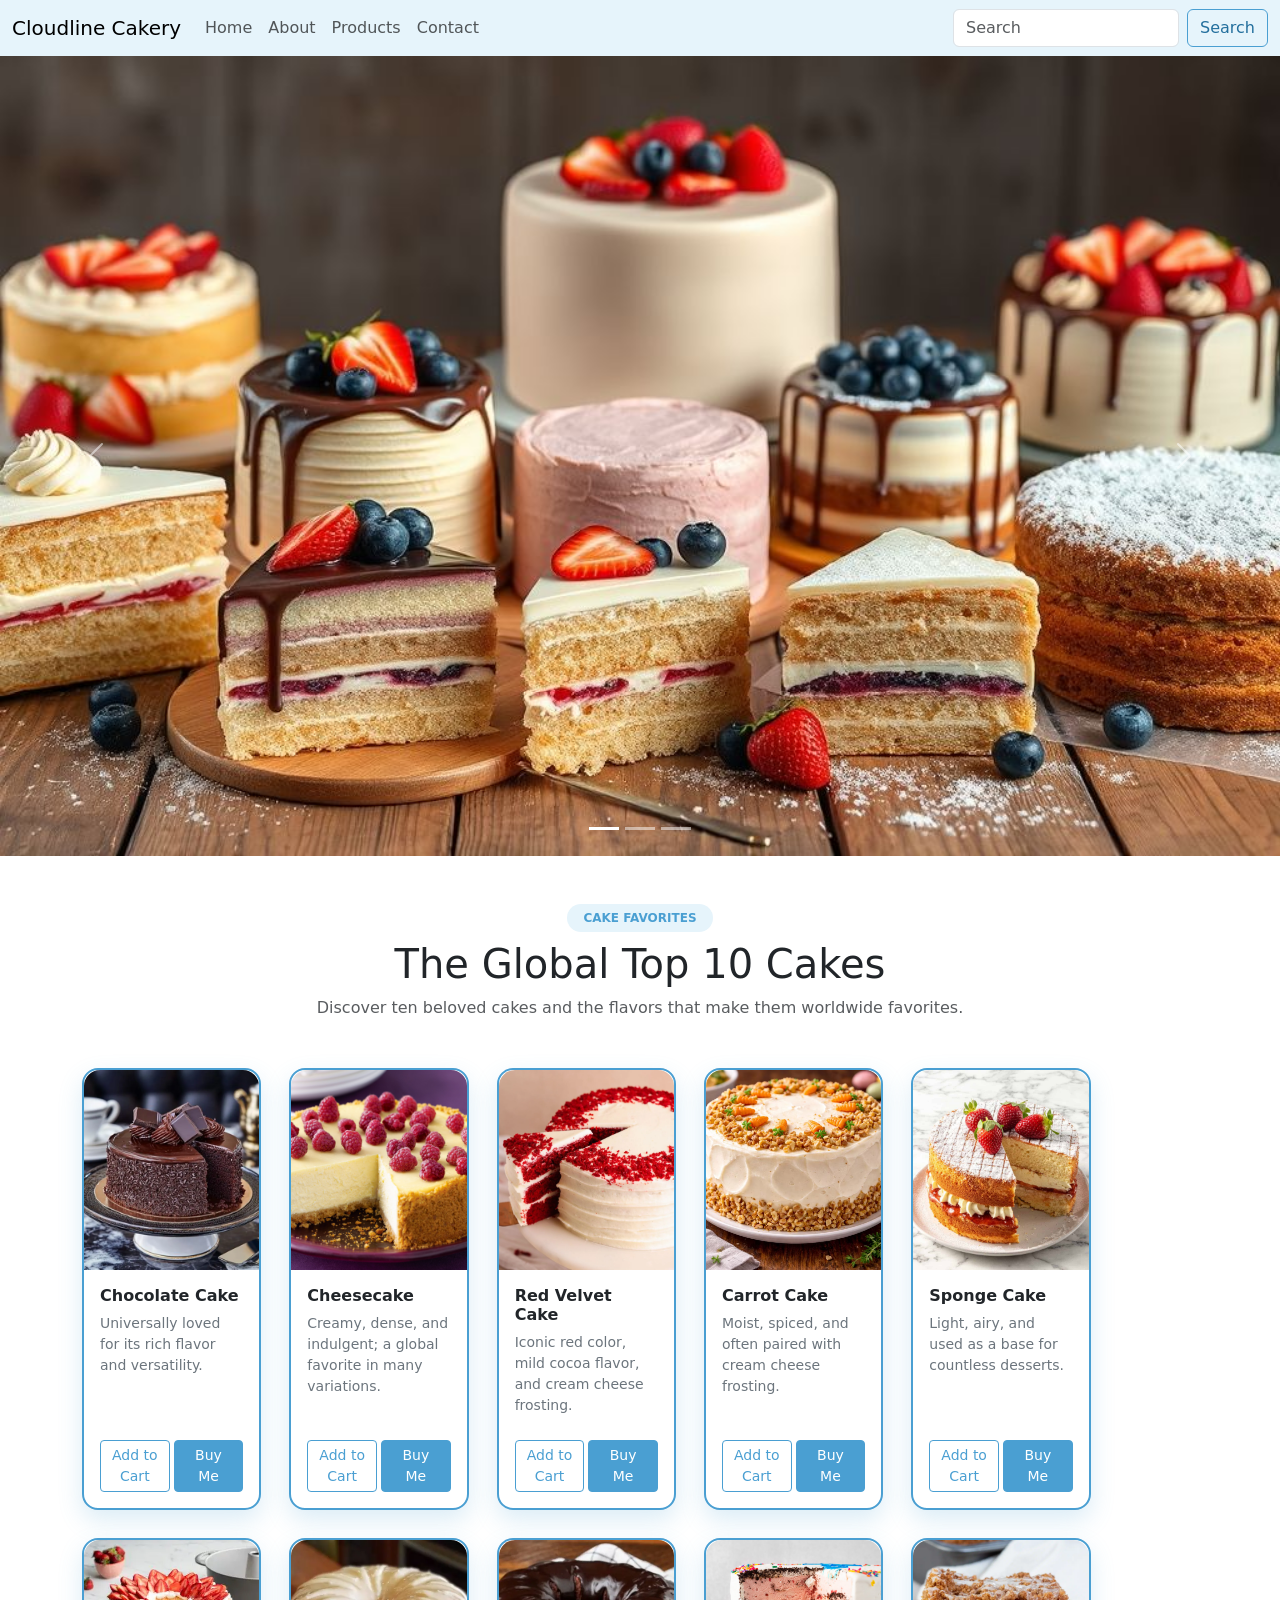
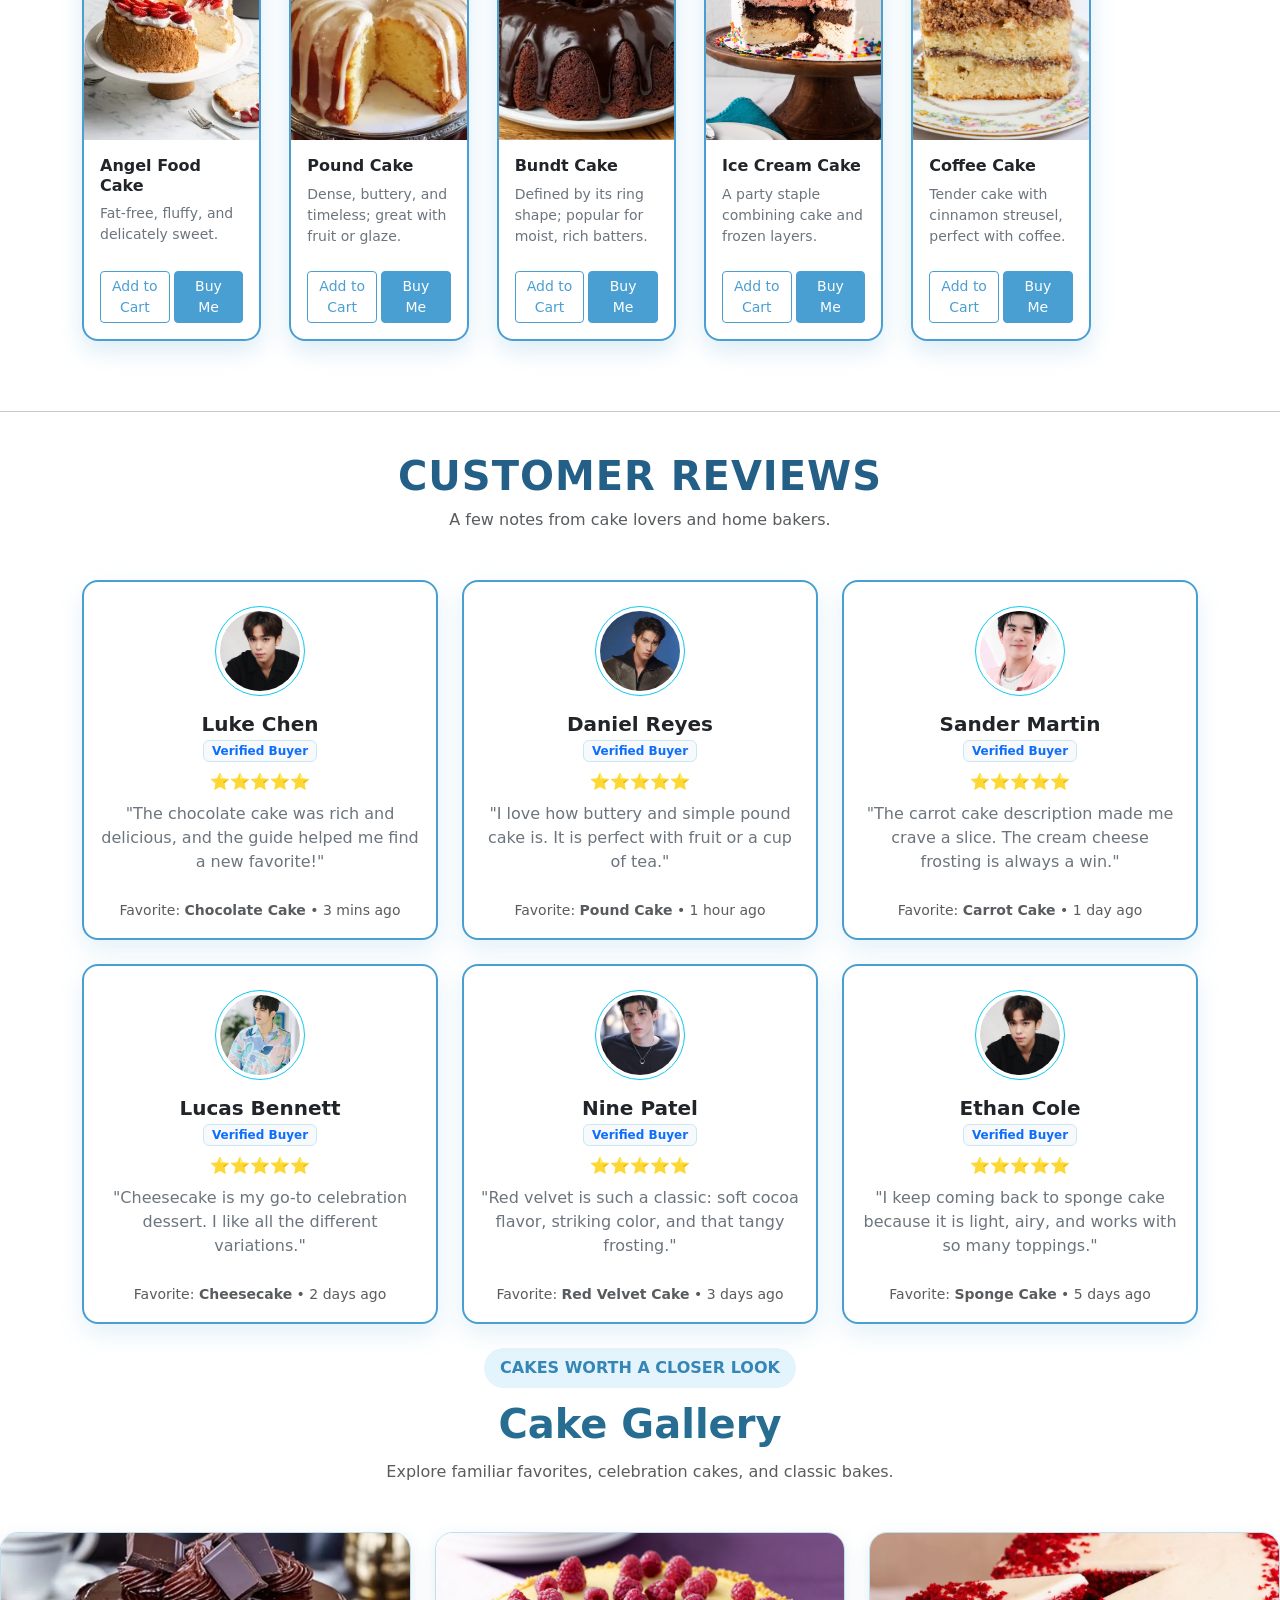
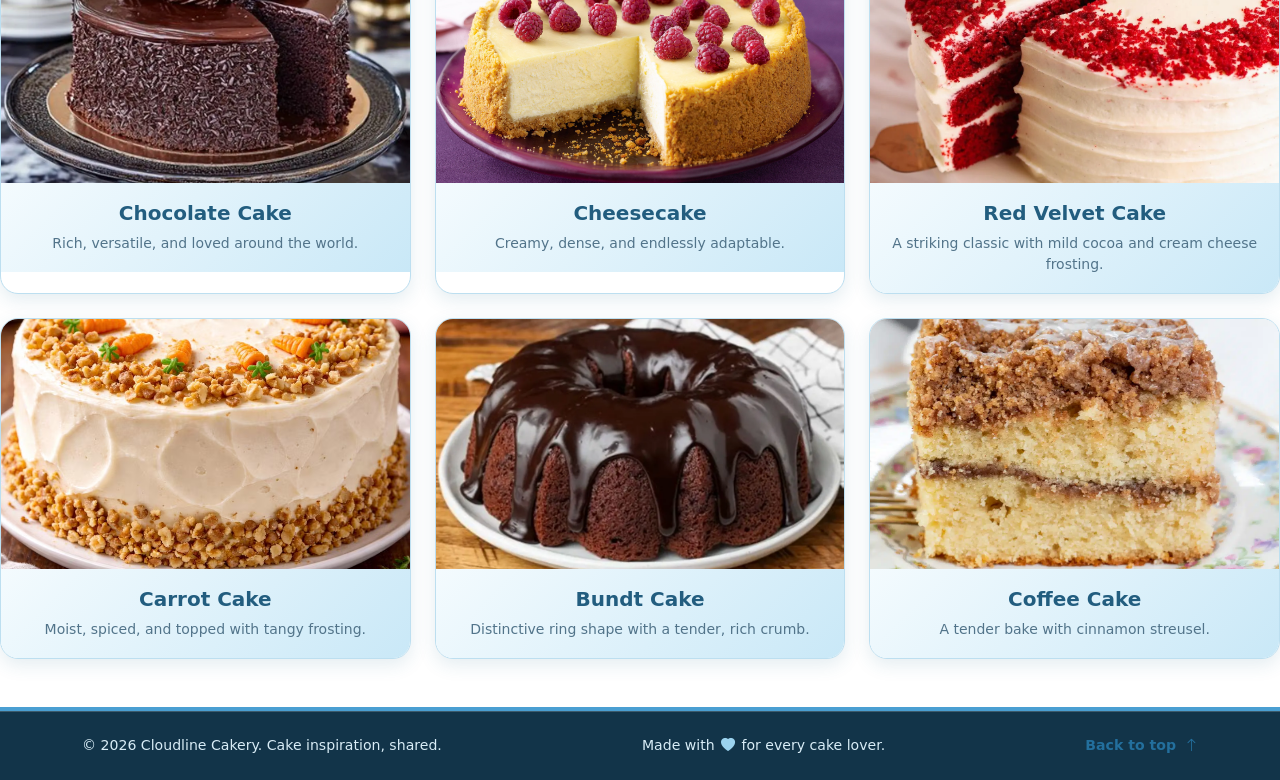
<file: index.html>
<!doctype html>
<html lang="en">
<head>
    <meta charset="utf-8">
    <meta name="viewport" content="width=device-width, initial-scale=1">
    <title>Top 10 Cakes | Cloudline Cakery</title>
    <link rel="stylesheet" href="css/css.css">
    <link rel="stylesheet" href="https://cdn.jsdelivr.net/npm/bootstrap-icons@1.11.3/font/bootstrap-icons.min.css">
    <link href="https://cdn.jsdelivr.net/npm/bootstrap@5.3.0-alpha3/dist/css/bootstrap.min.css" rel="stylesheet" integrity="sha384-KK94CHFLLe+nY2dmCWGMq91rCGa5gtU4mk92HdvYe+M/SXH301p5ILy+dN9+nJOZ" crossorigin="anonymous">
</head>


<body id="top">
    <!-- start of navigation ------------------>
    <section>
        <nav class="navbar navbar-expand-lg bg-success-subtle">
        <div class="container-fluid">
            <a class="navbar-brand" href="#">Cloudline Cakery</a>
            <button class="navbar-toggler" type="button" data-bs-toggle="collapse" data-bs-target="#navbarSupportedContent" aria-controls="navbarSupportedContent"      aria-expanded="false" aria-label="Toggle navigation">
            <span class="navbar-toggler-icon"></span>
            </button>
            <div class="collapse navbar-collapse" id="navbarSupportedContent">
            <ul class="navbar-nav me-auto mb-2 mb-lg-0">
                <li class="nav-item">
                <a class="nav-link" href="index.html">Home</a>
                </li>
                
                <li class="nav-item">
                <a class="nav-link" href="about.html">About</a>
                </li>

                <li class="nav-item">
                <a class="nav-link" href="products.html">Products</a>
                </li>


                <li class="nav-item">
                <a class="nav-link" href="contact.html">Contact</a>
                </li>

            </ul>
            <form class="d-flex" role="search">
                <input class="form-control me-2" type="search" placeholder="Search" aria-label="Search">
                <button class="btn btn-outline-success" type="submit">Search</button>
            </form>
            </div>
        </div>
        </nav>      
        

    </section>
    <!-- end  ------------------------------->

    <!-- start of banner   ----------------->
    <section>
        <div id="carouselExampleIndicators" class="carousel slide">
            <div class="carousel-indicators">
                <button type="button" data-bs-target="#carouselExampleIndicators" data-bs-slide-to="0" class="active" aria-current="true" aria-label="Slide 1"></button>
                <button type="button" data-bs-target="#carouselExampleIndicators" data-bs-slide-to="1" aria-label="Slide 2"></button>
                <button type="button" data-bs-target="#carouselExampleIndicators" data-bs-slide-to="2" aria-label="Slide 3"></button>
            </div>
            <div class="carousel-inner">
                <div class="carousel-item active">
                <img src="images/hero1.jpg" class="d-block w-100" alt="Featured cake display">
                </div>
                <div class="carousel-item">
                <img src="images/hero2.avif" class="d-block w-100" alt="Featured cake display">
                </div>
                <div class="carousel-item">
                <img src="images/chocolate cake.webp" class="d-block w-100" alt="Chocolate cake">
                </div>
            </div>
            <button class="carousel-control-prev" type="button" data-bs-target="#carouselExampleIndicators" data-bs-slide="prev">
                <span class="carousel-control-prev-icon" aria-hidden="true"></span>
                <span class="visually-hidden">Previous</span>
            </button>
            <button class="carousel-control-next" type="button" data-bs-target="#carouselExampleIndicators" data-bs-slide="next">
                <span class="carousel-control-next-icon" aria-hidden="true"></span>
                <span class="visually-hidden">Next</span>
            </button>
        </div>   
    </section>
    <!-- end  ------------------------->


    <br>


    <!-- Products -------------->
        <section class="container py-4">
        <!-- Centered & Enhanced Heading -->
        <div class="text-center mb-5">
            <span class="badge rounded-pill px-3 py-2 mb-2" style="background-color: #e6f4fb; color: #4a9fd2; font-weight: 600;">CAKE FAVORITES</span>
            <h1>The Global Top 10 Cakes</h1>
            <p class="text-muted">Discover ten beloved cakes and the flavors that make them worldwide favorites.</p>
        </div>

        <!-- Product Grid: Exactly 5 columns per row, 2 rows total -->
        <div class="product-grid row row-cols-1 row-cols-sm-2 row-cols-md-2 row-cols-lg-6 g-2">

            <!-- EXO -->
            <div class="col">
            <div class="card h-100 border border-2 rounded-4 card-hover" style="border-color: #4a9fd2 !important; box-shadow: 0 10px 25px rgba(74, 159, 210, 0.2) !important;">
                <img src="images/chocolate cake.webp" class="card-img-top rounded-top-4" alt="Chocolate cake" style="height: 200px; object-fit: cover; width: 100%;">
                <div class="card-body d-flex flex-column p-3">
                <h5 class="card-title fw-bold fs-6">Chocolate Cake</h5>
                <p class="card-text text-secondary small flex-grow-1">Universally loved for its rich flavor and versatility.</p>
                <div class="d-flex gap-1 mt-auto pt-2">
                    <a href="#" class="btn btn-sm btn-outline-primary w-50" style="color: #4a9fd2; border-color: #4a9fd2;">Add to Cart</a>
                    <a href="#" class="btn btn-sm btn-primary w-50" style="background-color: #4a9fd2; border-color: #4a9fd2;">Buy Me</a>
                </div>
                </div>
            </div>
            </div>

            <!-- ENHYPEN -->
            <div class="col">
            <div class="card h-100 border border-2 rounded-4 card-hover" style="border-color: #4a9fd2 !important; box-shadow: 0 10px 25px rgba(74, 159, 210, 0.2) !important;">
                <img src="images/cheese cake.jpeg" class="card-img-top rounded-top-4" alt="Cheesecake" style="height: 200px; object-fit: cover; width: 100%;">
                <div class="card-body d-flex flex-column p-3">
                <h5 class="card-title fw-bold fs-6">Cheesecake</h5>
                <p class="card-text text-secondary small flex-grow-1">Creamy, dense, and indulgent; a global favorite in many variations.</p>
                <div class="d-flex gap-1 mt-auto pt-2">
                    <a href="#" class="btn btn-sm btn-outline-primary w-50" style="color: #4a9fd2; border-color: #4a9fd2;">Add to Cart</a>
                    <a href="#" class="btn btn-sm btn-primary w-50" style="background-color: #4a9fd2; border-color: #4a9fd2;">Buy Me</a>
                </div>
                </div>
            </div>
            </div>

            <!-- BTS -->
            <div class="col">
            <div class="card h-100 border border-2 rounded-4 card-hover" style="border-color: #4a9fd2 !important; box-shadow: 0 10px 25px rgba(74, 159, 210, 0.2) !important;">
                <img src="images/red velvet cake.webp" class="card-img-top rounded-top-4" alt="Red velvet cake" style="height: 200px; object-fit: cover; width: 100%;">
                <div class="card-body d-flex flex-column p-3">
                <h5 class="card-title fw-bold fs-6">Red Velvet Cake</h5>
                <p class="card-text text-secondary small flex-grow-1">Iconic red color, mild cocoa flavor, and cream cheese frosting.</p>
                <div class="d-flex gap-1 mt-auto pt-2">
                    <a href="#" class="btn btn-sm btn-outline-primary w-50" style="color: #4a9fd2; border-color: #4a9fd2;">Add to Cart</a>
                    <a href="#" class="btn btn-sm btn-primary w-50" style="background-color: #4a9fd2; border-color: #4a9fd2;">Buy Me</a>
                </div>
                </div>
            </div>
            </div>

            <!-- BLACK PINK -->
            <div class="col">
            <div class="card h-100 border border-2 rounded-4 card-hover" style="border-color: #4a9fd2 !important; box-shadow: 0 10px 25px rgba(74, 159, 210, 0.2) !important;">
                <img src="images/carrot cake.avif" class="card-img-top rounded-top-4" alt="Carrot cake" style="height: 200px; object-fit: cover; width: 100%;">
                <div class="card-body d-flex flex-column p-3">
                <h5 class="card-title fw-bold fs-6">Carrot Cake</h5>
                <p class="card-text text-secondary small flex-grow-1">Moist, spiced, and often paired with cream cheese frosting.</p>
                <div class="d-flex gap-1 mt-auto pt-2">
                    <a href="#" class="btn btn-sm btn-outline-primary w-50" style="color: #4a9fd2; border-color: #4a9fd2;">Add to Cart</a>
                    <a href="#" class="btn btn-sm btn-primary w-50" style="background-color: #4a9fd2; border-color: #4a9fd2;">Buy Me</a>
                </div>
                </div>
            </div>
            </div>

            <!-- JASP.ER -->
            <div class="col">
            <div class="card h-100 border border-2 rounded-4 card-hover" style="border-color: #4a9fd2 !important; box-shadow: 0 10px 25px rgba(74, 159, 210, 0.2) !important;">
                <img src="images/Sponge Cake.jpg" class="card-img-top rounded-top-4" alt="Sponge cake" style="height: 200px; object-fit: cover; width: 100%;">
                <div class="card-body d-flex flex-column p-3">
                <h5 class="card-title fw-bold fs-6">Sponge Cake</h5>
                <p class="card-text text-secondary small flex-grow-1">Light, airy, and used as a base for countless desserts.</p>
                <div class="d-flex gap-1 mt-auto pt-2">
                    <a href="#" class="btn btn-sm btn-outline-primary w-50" style="color: #4a9fd2; border-color: #4a9fd2;">Add to Cart</a>
                    <a href="#" class="btn btn-sm btn-primary w-50" style="background-color: #4a9fd2; border-color: #4a9fd2;">Buy Me</a>
                </div>
                </div>
            </div>
            </div>

            <!-- SB19 -->
            <div class="col">
            <div class="card h-100 border border-2 rounded-4 card-hover" style="border-color: #4a9fd2 !important; box-shadow: 0 10px 25px rgba(74, 159, 210, 0.2) !important;">
                <img src="images/Angel Food Cake.webp" class="card-img-top rounded-top-4" alt="Angel food cake" style="height: 200px; object-fit: cover; width: 100%;">
                <div class="card-body d-flex flex-column p-3">
                <h5 class="card-title fw-bold fs-6">Angel Food Cake</h5>
                <p class="card-text text-secondary small flex-grow-1">Fat-free, fluffy, and delicately sweet.</p>
                <div class="d-flex gap-1 mt-auto pt-2">
                    <a href="#" class="btn btn-sm btn-outline-primary w-50" style="color: #4a9fd2; border-color: #4a9fd2;">Add to Cart</a>
                    <a href="#" class="btn btn-sm btn-primary w-50" style="background-color: #4a9fd2; border-color: #4a9fd2;">Buy Me</a>
                </div>
                </div>
            </div>
            </div>

            <!-- STRAY KIDS -->
            <div class="col">
            <div class="card h-100 border border-2 rounded-4 card-hover" style="border-color: #4a9fd2 !important; box-shadow: 0 10px 25px rgba(74, 159, 210, 0.2) !important;">
                <img src="images/Pound Cake.webp" class="card-img-top rounded-top-4" alt="Pound cake" style="height: 200px; object-fit: cover; width: 100%;">
                <div class="card-body d-flex flex-column p-3">
                <h5 class="card-title fw-bold fs-6">Pound Cake</h5>
                <p class="card-text text-secondary small flex-grow-1">Dense, buttery, and timeless; great with fruit or glaze.</p>
                <div class="d-flex gap-1 mt-auto pt-2">
                    <a href="#" class="btn btn-sm btn-outline-primary w-50" style="color: #4a9fd2; border-color: #4a9fd2;">Add to Cart</a>
                    <a href="#" class="btn btn-sm btn-primary w-50" style="background-color: #4a9fd2; border-color: #4a9fd2;">Buy Me</a>
                </div>
                </div>
            </div>
            </div>

            <!-- TREASURE -->
            <div class="col">
            <div class="card h-100 border border-2 rounded-4 card-hover" style="border-color: #4a9fd2 !important; box-shadow: 0 10px 25px rgba(74, 159, 210, 0.2) !important;">
                <img src="images/Bundt Cake.webp" class="card-img-top rounded-top-4" alt="Bundt cake" style="height: 200px; object-fit: cover; width: 100%;">
                <div class="card-body d-flex flex-column p-3">
                <h5 class="card-title fw-bold fs-6">Bundt Cake</h5>
                <p class="card-text text-secondary small flex-grow-1">Defined by its ring shape; popular for moist, rich batters.</p>
                <div class="d-flex gap-1 mt-auto pt-2">
                    <a href="#" class="btn btn-sm btn-outline-primary w-50" style="color: #4a9fd2; border-color: #4a9fd2;">Add to Cart</a>
                    <a href="#" class="btn btn-sm btn-primary w-50" style="background-color: #4a9fd2; border-color: #4a9fd2;">Buy Me</a>
                </div>
                </div>
            </div>
            </div>

            <!-- 4EVE -->
            <div class="col">
            <div class="card h-100 border border-2 rounded-4 card-hover" style="border-color: #4a9fd2 !important; box-shadow: 0 10px 25px rgba(74, 159, 210, 0.2) !important;">
                <img src="images/Ice Cream Cake.jpg" class="card-img-top rounded-top-4" alt="Ice cream cake" style="height: 200px; object-fit: cover; width: 100%;">
                <div class="card-body d-flex flex-column p-3">
                <h5 class="card-title fw-bold fs-6">Ice Cream Cake</h5>
                <p class="card-text text-secondary small flex-grow-1">A party staple combining cake and frozen layers.</p>
                <div class="d-flex gap-1 mt-auto pt-2">
                    <a href="#" class="btn btn-sm btn-outline-primary w-50" style="color: #4a9fd2; border-color: #4a9fd2;">Add to Cart</a>
                    <a href="#" class="btn btn-sm btn-primary w-50" style="background-color: #4a9fd2; border-color: #4a9fd2;">Buy Me</a>
                </div>
                </div>
            </div>
            </div>

            <!-- TRINITY -->
            <div class="col">
            <div class="card h-100 border border-2 rounded-4 card-hover" style="border-color: #4a9fd2 !important; box-shadow: 0 10px 25px rgba(74, 159, 210, 0.2) !important;">
                <img src="images/Coffee Cake.webp" class="card-img-top rounded-top-4" alt="Coffee cake" style="height: 200px; object-fit: cover; width: 100%;">
                <div class="card-body d-flex flex-column p-3">
                <h5 class="card-title fw-bold fs-6">Coffee Cake</h5>
                <p class="card-text text-secondary small flex-grow-1">Tender cake with cinnamon streusel, perfect with coffee.</p>
                <div class="d-flex gap-1 mt-auto pt-2">
                    <a href="#" class="btn btn-sm btn-outline-primary w-50" style="color: #4a9fd2; border-color: #4a9fd2;">Add to Cart</a>
                    <a href="#" class="btn btn-sm btn-primary w-50" style="background-color: #4a9fd2; border-color: #4a9fd2;">Buy Me</a>
                </div>
                </div>
            </div>
            </div>

        </div>
        </section>

        <!-- Smooth Hover Animation Style -->
        <style>
        .card-hover {
            transition: transform 0.3s ease, box-shadow 0.3s ease;
        }
        .card-hover:hover {
            transform: translateY(-6px);
            box-shadow: 0 15px 30px rgba(74, 159, 210, 0.35) !important;
        }
        </style>
        <!-- end products ---------------->

        <hr>

        <!-- testemonial  ----------------->
        <section>
        <section class="container py-4">

        <div class="text-center mb-5">
            <h1 class="fw-bold" style="color: #235f86; letter-spacing: 1px;">CUSTOMER REVIEWS</h1>
            <p class="text-muted">A few notes from cake lovers and home bakers.</p>
        </div>

        <div class="row row-cols-1 row-cols-md-3 g-4">
            
            <!-- Review 1 -->
            <div class="col">
                <div class="card h-100 text-center shadow-lg border border-2 border-info rounded-4 review-card" style="border-color: #4a9fd2 !important; box-shadow: 0 10px 25px rgba(74, 159, 210, 0.15) !important; transition: transform 0.3s ease;">
                    <div class="pt-4">
                        <img src="images/p1.webp" class="rounded-circle img-thumbnail border-info" alt=" Chen profile photo" style="width: 90px; height: 90px; object-fit: cover; border-color: #4a9fd2;">
                    </div>
                    
                    <div class="card-body d-flex flex-column">
                        <h5 class="card-title fw-bold mb-1">Luke Chen</h5>
                        <span class="badge bg-light text-primary border border-info mb-2 py-1 px-2 mx-auto" style="font-size: 0.75rem; color: #235f86; border-color: #c9e8f7 !important;">Verified Buyer</span>
                        <div class="mb-2">⭐⭐⭐⭐⭐</div>
                        
                        <p class="card-text text-secondary flex-grow-1">
                            "The chocolate cake was rich and delicious, and the guide helped me find a new favorite!"
                        </p>
                    </div>
                    
                    <div class="card-footer bg-transparent border-0 text-body-secondary pb-3">
                        <small>Favorite: <strong>Chocolate Cake</strong> • 3 mins ago</small>
                    </div>
                </div>
            </div>

            <!-- Review 2 -->
            <div class="col">
                <div class="card h-100 text-center shadow-lg border border-2 border-info rounded-4 review-card" style="border-color: #4a9fd2 !important; box-shadow: 0 10px 25px rgba(74, 159, 210, 0.15) !important; transition: transform 0.3s ease;">
                    <div class="pt-4">
                        <img src="images/p2.webp" class="rounded-circle img-thumbnail border-info" alt="Daniel Reyes profile photo" style="width: 90px; height: 90px; object-fit: cover; border-color: #4a9fd2;">
                    </div>
                    
                    <div class="card-body d-flex flex-column">
                        <h5 class="card-title fw-bold mb-1">Daniel Reyes</h5>
                        <span class="badge bg-light text-primary border border-info mb-2 py-1 px-2 mx-auto" style="font-size: 0.75rem; color: #235f86; border-color: #c9e8f7 !important;">Verified Buyer</span>
                        <div class="mb-2">⭐⭐⭐⭐⭐</div>
                        
                        <p class="card-text text-secondary flex-grow-1">
                            "I love how buttery and simple pound cake is. It is perfect with fruit or a cup of tea."
                        </p>
                    </div>
                    
                    <div class="card-footer bg-transparent border-0 text-body-secondary pb-3">
                        <small>Favorite: <strong>Pound Cake</strong> • 1 hour ago</small>
                    </div>
                </div>
            </div>

            <!-- Review 3 -->
            <div class="col">
                <div class="card h-100 text-center shadow-lg border border-2 border-info rounded-4 review-card" style="border-color: #4a9fd2 !important; box-shadow: 0 10px 25px rgba(74, 159, 210, 0.15) !important; transition: transform 0.3s ease;">
                    <div class="pt-4">
                        <img src="images/p4.jpg" class="rounded-circle img-thumbnail border-info" alt="profile photo" style="width: 90px; height: 90px; object-fit: cover; border-color: #4a9fd2;">
                    </div>
                    
                    <div class="card-body d-flex flex-column">
                        <h5 class="card-title fw-bold mb-1">Sander Martin</h5>
                        <span class="badge bg-light text-primary border border-info mb-2 py-1 px-2 mx-auto" style="font-size: 0.75rem; color: #235f86; border-color: #c9e8f7 !important;">Verified Buyer</span>
                        <div class="mb-2">⭐⭐⭐⭐⭐</div>
                        
                        <p class="card-text text-secondary flex-grow-1">
                            "The carrot cake description made me crave a slice. The cream cheese frosting is always a win."
                        </p>
                    </div>
                    
                    <div class="card-footer bg-transparent border-0 text-body-secondary pb-3">
                        <small>Favorite: <strong>Carrot Cake</strong> • 1 day ago</small>
                    </div>
                </div>
            </div>

            <!-- Review 4 (New) -->
            <div class="col">
                <div class="card h-100 text-center shadow-lg border border-2 border-info rounded-4 review-card" style="border-color: #4a9fd2 !important; box-shadow: 0 10px 25px rgba(74, 159, 210, 0.15) !important; transition: transform 0.3s ease;">
                    <div class="pt-4">
                        <img src="images/p5.jpg" class="rounded-circle img-thumbnail border-info" alt="Lucas Bennett profile photo" style="width: 90px; height: 90px; object-fit: cover; border-color: #4a9fd2;">
                    </div>
                    
                    <div class="card-body d-flex flex-column">
                        <h5 class="card-title fw-bold mb-1">Lucas Bennett</h5>
                        <span class="badge bg-light text-primary border border-info mb-2 py-1 px-2 mx-auto" style="font-size: 0.75rem; color: #235f86; border-color: #c9e8f7 !important;">Verified Buyer</span>
                        <div class="mb-2">⭐⭐⭐⭐⭐</div>
                        
                        <p class="card-text text-secondary flex-grow-1">
                            "Cheesecake is my go-to celebration dessert. I like all the different variations."
                        </p>
                    </div>
                    
                    <div class="card-footer bg-transparent border-0 text-body-secondary pb-3">
                        <small>Favorite: <strong>Cheesecake</strong> • 2 days ago</small>
                    </div>
                </div>
            </div>

            <!-- Review 5 (New) -->
            <div class="col">
                <div class="card h-100 text-center shadow-lg border border-2 border-info rounded-4 review-card" style="border-color: #4a9fd2 !important; box-shadow: 0 10px 25px rgba(74, 159, 210, 0.15) !important; transition: transform 0.3s ease;">
                    <div class="pt-4">
                        <img src="images/p6.jpg" class="rounded-circle img-thumbnail border-info" alt=" profile photo" style="width: 90px; height: 90px; object-fit: cover; border-color: #4a9fd2;">
                    </div>
                    
                    <div class="card-body d-flex flex-column">
                        <h5 class="card-title fw-bold mb-1">Nine Patel</h5>
                        <span class="badge bg-light text-primary border border-info mb-2 py-1 px-2 mx-auto" style="font-size: 0.75rem; color: #235f86; border-color: #c9e8f7 !important;">Verified Buyer</span>
                        <div class="mb-2">⭐⭐⭐⭐⭐</div>
                        
                        <p class="card-text text-secondary flex-grow-1">
                            "Red velvet is such a classic: soft cocoa flavor, striking color, and that tangy frosting."
                        </p>
                    </div>
                    
                    <div class="card-footer bg-transparent border-0 text-body-secondary pb-3">
                        <small>Favorite: <strong>Red Velvet Cake</strong> • 3 days ago</small>
                    </div>
                </div>
            </div>

            <!-- Review 6 (New) -->
            <div class="col">
                <div class="card h-100 text-center shadow-lg border border-2 border-info rounded-4 review-card" style="border-color: #4a9fd2 !important; box-shadow: 0 10px 25px rgba(74, 159, 210, 0.15) !important; transition: transform 0.3s ease;">
                    <div class="pt-4">
                        <img src="images/p1.webp" class="rounded-circle img-thumbnail border-info" alt="Ethan Cole profile photo" style="width: 90px; height: 90px; object-fit: cover; border-color: #4a9fd2;">
                    </div>
                    
                    <div class="card-body d-flex flex-column">
                        <h5 class="card-title fw-bold mb-1">Ethan Cole</h5>
                        <span class="badge bg-light text-primary border border-info mb-2 py-1 px-2 mx-auto" style="font-size: 0.75rem; color: #235f86; border-color: #c9e8f7 !important;">Verified Buyer</span>
                        <div class="mb-2">⭐⭐⭐⭐⭐</div>
                        
                        <p class="card-text text-secondary flex-grow-1">
                            "I keep coming back to sponge cake because it is light, airy, and works with so many toppings."
                        </p>
                    </div>
                    
                    <div class="card-footer bg-transparent border-0 text-body-secondary pb-3">
                        <small>Favorite: <strong>Sponge Cake</strong> • 5 days ago</small>
                    </div>
                </div>
            </div>

        </div>
    </section>
    <!-- testimonial  ---------------->

    <!-- gallery ----------------->
    <section>

        <div class="text-center mb-5">
            <span class="gallery-badge">
                CAKES WORTH A CLOSER LOOK
            </span>

            <h1 class="gallery-title">
                Cake Gallery
            </h1>

            <p class="text-muted">
                Explore familiar favorites, celebration cakes, and classic bakes.
            </p>
        </div>

        <div class="row row-cols-1 row-cols-sm-2 row-cols-lg-3 g-4">

            <!-- Favorites -->
            <div class="col">
                <div class="gallery-card">
                    <img src="images/chocolate cake.webp" alt="Chocolate cake">
                    <div class="gallery-caption">
                        <h5>Chocolate Cake</h5>
                        <p>Rich, versatile, and loved around the world.</p>
                    </div>
                </div>
            </div>

            <!-- Cheesecake -->
            <div class="col">
                <div class="gallery-card">
                    <img src="images/cheese cake.jpeg" alt="Cheesecake">
                    <div class="gallery-caption">
                        <h5>Cheesecake</h5>
                        <p>Creamy, dense, and endlessly adaptable.</p>
                    </div>
                </div>
            </div>

            <!-- Red Velvet Cake -->
            <div class="col">
                <div class="gallery-card">
                    <img src="images/red velvet cake.webp" alt="Red velvet cake">
                    <div class="gallery-caption">
                        <h5>Red Velvet Cake</h5>
                        <p>A striking classic with mild cocoa and cream cheese frosting.</p>
                    </div>
                </div>
            </div>

            <!-- Carrot Cake -->
            <div class="col">
                <div class="gallery-card">
                    <img src="images/carrot cake.avif" alt="Carrot cake">
                    <div class="gallery-caption">
                        <h5>Carrot Cake</h5>
                        <p>Moist, spiced, and topped with tangy frosting.</p>
                    </div>
                </div>
            </div>

            <!-- Bundt Cake -->
            <div class="col">
                <div class="gallery-card">
                    <img src="images/Bundt Cake.webp" alt="Bundt cake">
                    <div class="gallery-caption">
                        <h5>Bundt Cake</h5>
                        <p>Distinctive ring shape with a tender, rich crumb.</p>
                    </div>
                </div>
            </div>

            <!-- Coffee Cake -->
            <div class="col">
                <div class="gallery-card">
                    <img src="images/Coffee Cake.webp" alt="Coffee cake">
                    <div class="gallery-caption">
                        <h5>Coffee Cake</h5>
                        <p>A tender bake with cinnamon streusel.</p>
                    </div>
                </div>
            </div>
        </div>
    </section>
    <!-- galler -------------------->

    <!-- footer -->
    <footer class="footer">
        <div class="footer-bottom">
            <div class="container footer-bottom-inner">
                <p>© 2026 Cloudline Cakery. Cake inspiration, shared.</p>
                <p class="footer-credit">Made with <i class="bi bi-heart-fill" aria-label="love"></i> for every cake lover.</p>
                <a href="#top" class="back-to-top">Back to top <i class="bi bi-arrow-up"></i></a>
            </div>
        </div>
    </footer>
    <!-- footer -->


    
<script src="https://cdn.jsdelivr.net/npm/bootstrap@5.3.0-alpha3/dist/js/bootstrap.bundle.min.js" integrity="sha384-ENjdO4Dr2bkBIFxQpeoTz1HIcje39Wm4jDKdf19U8gI4ddQ3GYNS7NTKfAdVQSZe" crossorigin="anonymous"></script>
</body>
</body>
</html>
</file>
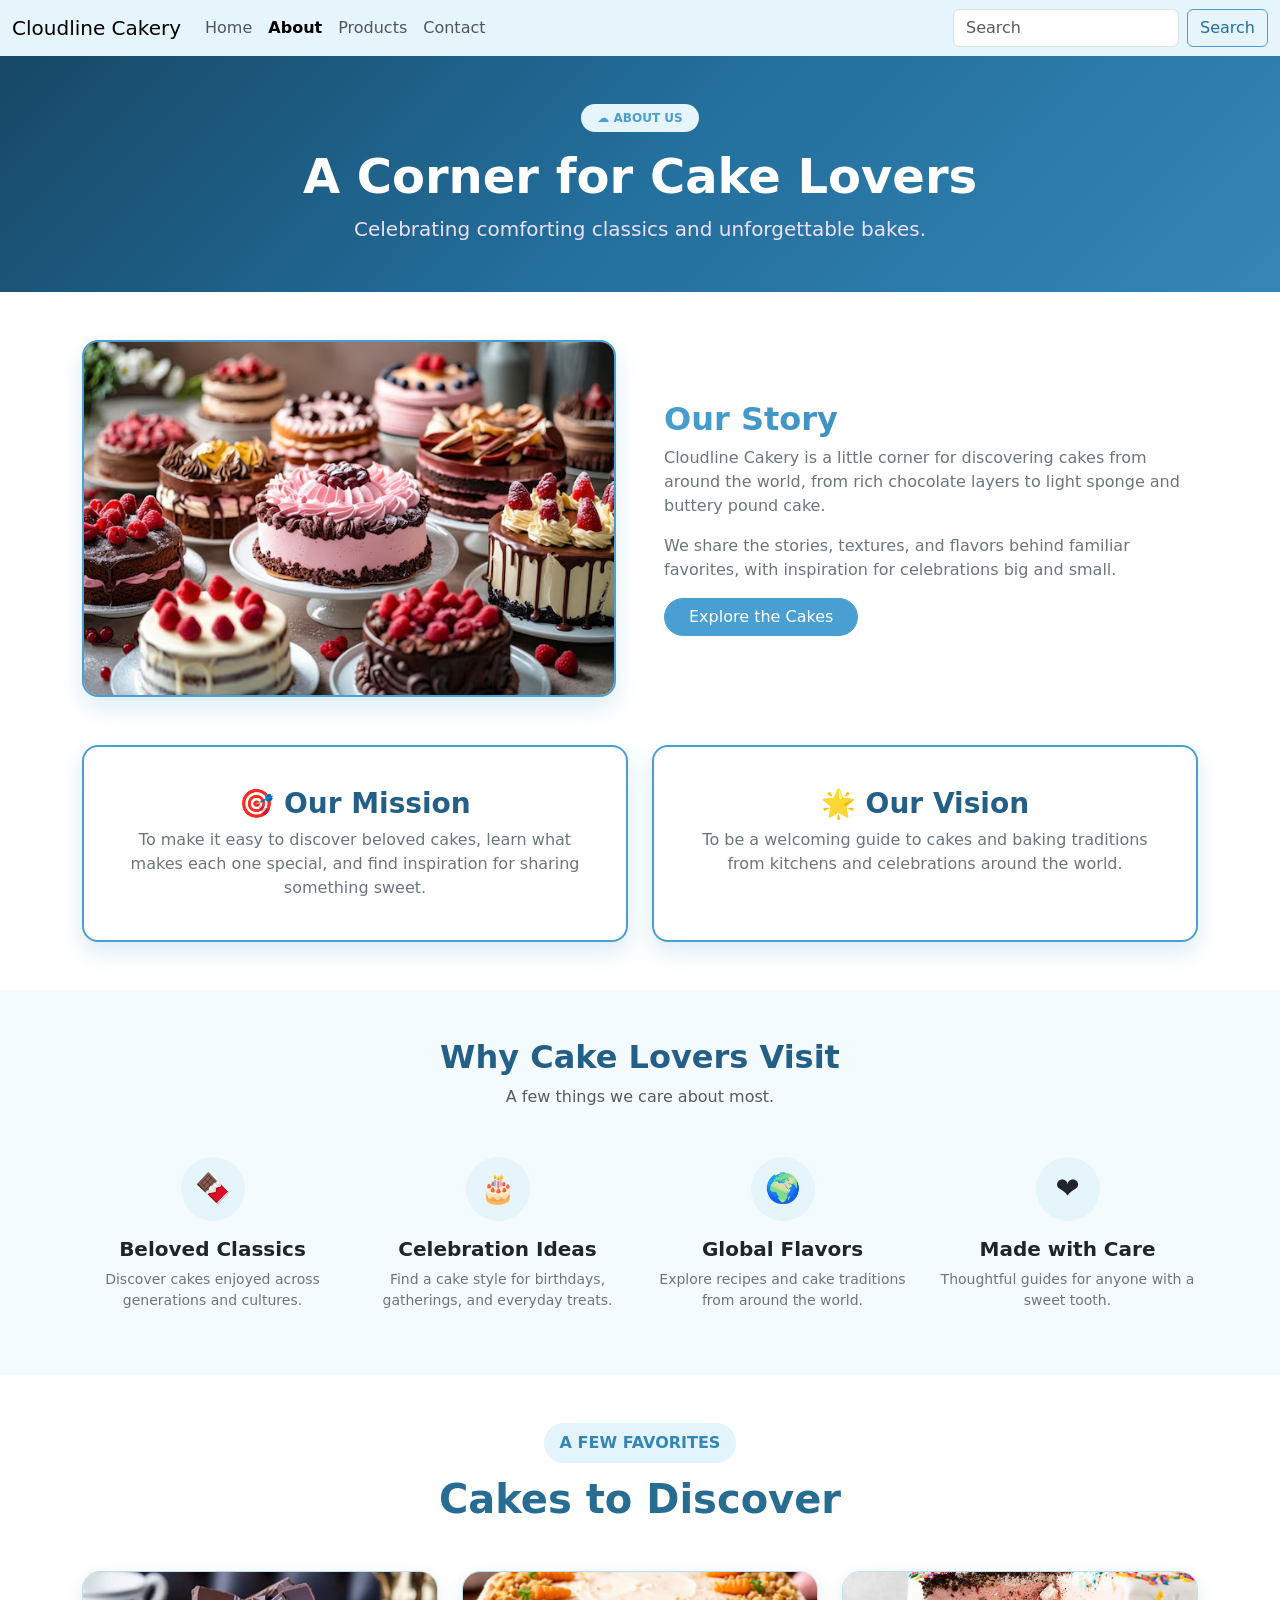
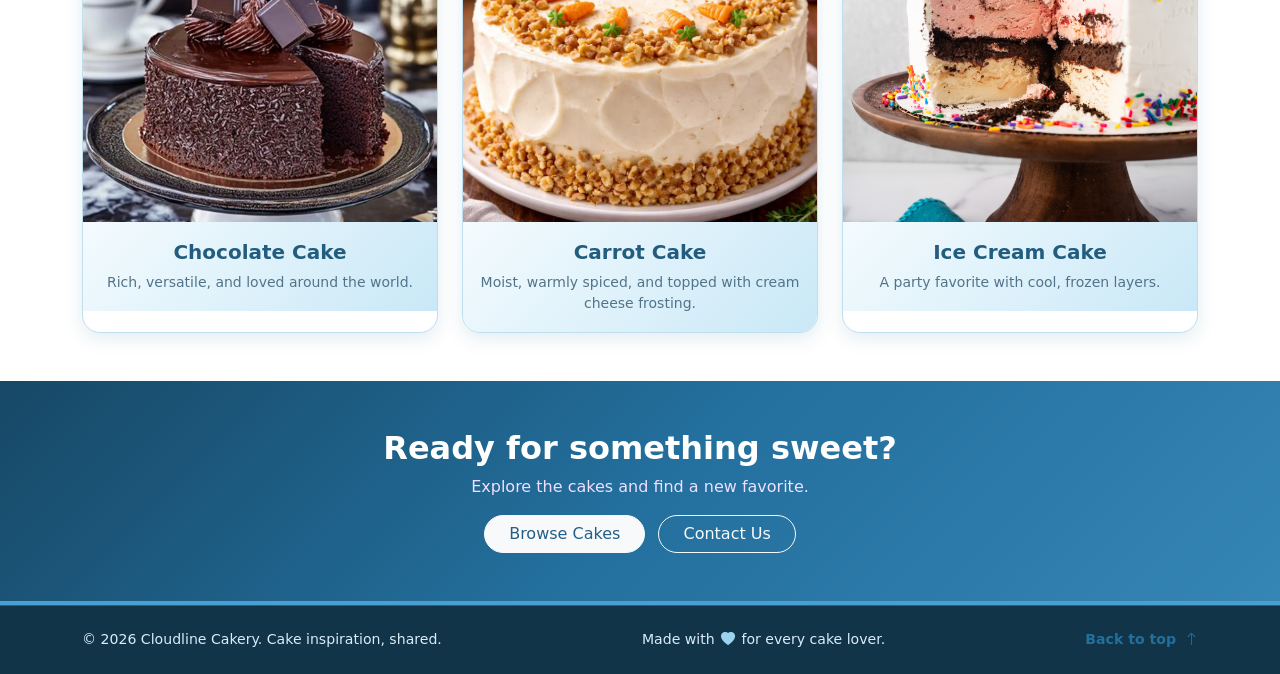
<file: about.html>
<!doctype html>
<html lang="en">
<head>
    <meta charset="utf-8">
    <meta name="viewport" content="width=device-width, initial-scale=1">
    <title>About | Cloudline Cakery</title>
    <link rel="stylesheet" href="css/css.css">
    <link rel="stylesheet" href="https://cdn.jsdelivr.net/npm/bootstrap-icons@1.11.3/font/bootstrap-icons.min.css">
    <link href="https://cdn.jsdelivr.net/npm/bootstrap@5.3.0-alpha3/dist/css/bootstrap.min.css" rel="stylesheet" integrity="sha384-KK94CHFLLe+nY2dmCWGMq91rCGa5gtU4mk92HdvYe+M/SXH301p5ILy+dN9+nJOZ" crossorigin="anonymous">
</head>

<body id="top">
    <!-- start of navigation ------------------>
    <section>
        <nav class="navbar navbar-expand-lg bg-success-subtle">
            <div class="container-fluid">
                <a class="navbar-brand" href="index.html">Cloudline Cakery</a>
                <button class="navbar-toggler" type="button" data-bs-toggle="collapse" data-bs-target="#navbarSupportedContent" aria-controls="navbarSupportedContent" aria-expanded="false" aria-label="Toggle navigation">
                    <span class="navbar-toggler-icon"></span>
                </button>
                <div class="collapse navbar-collapse" id="navbarSupportedContent">
                    <ul class="navbar-nav me-auto mb-2 mb-lg-0">
                        <li class="nav-item"><a class="nav-link" href="index.html">Home</a></li>
                        <li class="nav-item"><a class="nav-link active fw-semibold" aria-current="page" href="about.html">About</a></li>
                        <li class="nav-item"><a class="nav-link" href="products.html">Products</a></li>
                        <li class="nav-item"><a class="nav-link" href="contact.html">Contact</a></li>
                    </ul>
                    <form class="d-flex" role="search">
                        <input class="form-control me-2" type="search" placeholder="Search" aria-label="Search">
                        <button class="btn btn-outline-success" type="submit">Search</button>
                    </form>
                </div>
            </div>
        </nav>
    </section>
    <!-- end navigation ---------------------->

    <!-- page hero ------------------------->
    <section class="page-hero text-center py-5">
        <div class="container">
            <span class="badge rounded-pill px-3 py-2 mb-3" style="background-color: #e6f4fb; color: #4a9fd2; font-weight: 600;">☁ ABOUT US</span>
            <h1 class="fw-bold display-5">A Corner for Cake Lovers</h1>
            <p class="lead mb-0" style="color: #eee0ff;">Celebrating comforting classics and unforgettable bakes.</p>
        </div>
    </section>

    <!-- our story ------------------------->
    <section class="container py-5">
        <div class="row align-items-center g-5">
            <div class="col-lg-6">
                <img src="images/hero2.avif" class="img-fluid rounded-4 border border-2 w-100" alt="A selection of cakes" style="border-color: #4a9fd2 !important; box-shadow: 0 10px 25px rgba(74, 159, 210, 0.2); max-height: 380px; object-fit: cover;">
            </div>
            <div class="col-lg-6">
                <h2 class="fw-bold heading-gradient">Our Story</h2>
                <p class="text-secondary">
                    Cloudline Cakery is a little corner for discovering cakes from around the world, from rich chocolate layers to light sponge and buttery pound cake.
                </p>
                <p class="text-secondary">
                    We share the stories, textures, and flavors behind familiar favorites, with inspiration for celebrations big and small.
                </p>
                <a href="products.html" class="btn btn-primary rounded-pill px-4" style="background-color: #4a9fd2; border-color: #4a9fd2;">Explore the Cakes</a>
            </div>
        </div>
    </section>

    <!-- mission & vision ------------------>
    <section class="container pb-5">
        <div class="row row-cols-1 row-cols-md-2 g-4">
            <div class="col">
                <div class="card h-100 border border-2 rounded-4 card-hover text-center p-4" style="border-color: #4a9fd2 !important; box-shadow: 0 10px 25px rgba(74, 159, 210, 0.2) !important;">
                    <div class="card-body">
                        <h3 class="fw-bold" style="color: #235f86;">🎯 Our Mission</h3>
                        <p class="text-secondary mb-0">To make it easy to discover beloved cakes, learn what makes each one special, and find inspiration for sharing something sweet.</p>
                    </div>
                </div>
            </div>
            <div class="col">
                <div class="card h-100 border border-2 rounded-4 card-hover text-center p-4" style="border-color: #4a9fd2 !important; box-shadow: 0 10px 25px rgba(74, 159, 210, 0.2) !important;">
                    <div class="card-body">
                        <h3 class="fw-bold" style="color: #235f86;">🌟 Our Vision</h3>
                        <p class="text-secondary mb-0">To be a welcoming guide to cakes and baking traditions from kitchens and celebrations around the world.</p>
                    </div>
                </div>
            </div>
        </div>
    </section>

    <!-- why choose us --------------------->
    <section style="background: #f4fbfe;" class="py-5">
        <div class="container">
            <div class="text-center mb-5">
                <h2 class="fw-bold" style="color: #235f86;">Why Cake Lovers Visit</h2>
                <p class="text-muted">A few things we care about most.</p>
            </div>
            <div class="row row-cols-1 row-cols-sm-2 row-cols-lg-4 g-4 text-center">
                <div class="col">
                    <div class="value-icon rounded-circle d-flex align-items-center justify-content-center mx-auto mb-3">🍫</div>
                    <h5 class="fw-bold">Beloved Classics</h5>
                    <p class="text-secondary small">Discover cakes enjoyed across generations and cultures.</p>
                </div>
                <div class="col">
                    <div class="value-icon rounded-circle d-flex align-items-center justify-content-center mx-auto mb-3">🎂</div>
                    <h5 class="fw-bold">Celebration Ideas</h5>
                    <p class="text-secondary small">Find a cake style for birthdays, gatherings, and everyday treats.</p>
                </div>
                <div class="col">
                    <div class="value-icon rounded-circle d-flex align-items-center justify-content-center mx-auto mb-3">🌍</div>
                    <h5 class="fw-bold">Global Flavors</h5>
                    <p class="text-secondary small">Explore recipes and cake traditions from around the world.</p>
                </div>
                <div class="col">
                    <div class="value-icon rounded-circle d-flex align-items-center justify-content-center mx-auto mb-3">❤️</div>
                    <h5 class="fw-bold">Made with Care</h5>
                    <p class="text-secondary small">Thoughtful guides for anyone with a sweet tooth.</p>
                </div>
            </div>
        </div>
    </section>

    <!-- collections ----------------------->
    <section class="container py-5">
        <div class="text-center mb-5">
            <span class="gallery-badge">A FEW FAVORITES</span>
            <h2 class="gallery-title">Cakes to Discover</h2>
        </div>
        <div class="row row-cols-1 row-cols-sm-2 row-cols-lg-3 g-4">
            <div class="col">
                <div class="gallery-card">
                    <img src="images/chocolate cake.webp" alt="Chocolate cake">
                    <div class="gallery-caption">
                        <h5>Chocolate Cake</h5>
                        <p>Rich, versatile, and loved around the world.</p>
                    </div>
                </div>
            </div>
            <div class="col">
                <div class="gallery-card">
                    <img src="images/carrot cake.avif" alt="Carrot cake">
                    <div class="gallery-caption">
                        <h5>Carrot Cake</h5>
                        <p>Moist, warmly spiced, and topped with cream cheese frosting.</p>
                    </div>
                </div>
            </div>
            <div class="col">
                <div class="gallery-card">
                    <img src="images/Ice Cream Cake.jpg" alt="Ice cream cake">
                    <div class="gallery-caption">
                        <h5>Ice Cream Cake</h5>
                        <p>A party favorite with cool, frozen layers.</p>
                    </div>
                </div>
            </div>
        </div>
    </section>

    <!-- call to action -------------------->
    <section class="page-hero text-center py-5">
        <div class="container">
            <h2 class="fw-bold">Ready for something sweet?</h2>
            <p style="color: #eee0ff;">Explore the cakes and find a new favorite.</p>
            <a href="products.html" class="btn btn-light rounded-pill px-4 me-2" style="color: #235f86;">Browse Cakes</a>
            <a href="contact.html" class="btn btn-outline-light rounded-pill px-4">Contact Us</a>
        </div>
    </section>

    <!-- footer -->
    <footer class="footer mt-0">
        <div class="footer-bottom">
            <div class="container footer-bottom-inner">
                <p>© 2026 Cloudline Cakery. Cake inspiration, shared.</p>
                <p class="footer-credit">Made with <i class="bi bi-heart-fill" aria-label="love"></i> for every cake lover.</p>
                <a href="#top" class="back-to-top">Back to top <i class="bi bi-arrow-up"></i></a>
            </div>
        </div>
    </footer>
    <!-- end footer -->

<script src="https://cdn.jsdelivr.net/npm/bootstrap@5.3.0-alpha3/dist/js/bootstrap.bundle.min.js" integrity="sha384-ENjdO4Dr2bkBIFxQpeoTz1HIcje39Wm4jDKdf19U8gI4ddQ3GYNS7NTKfAdVQSZe" crossorigin="anonymous"></script>
</body>
</html>
</file>
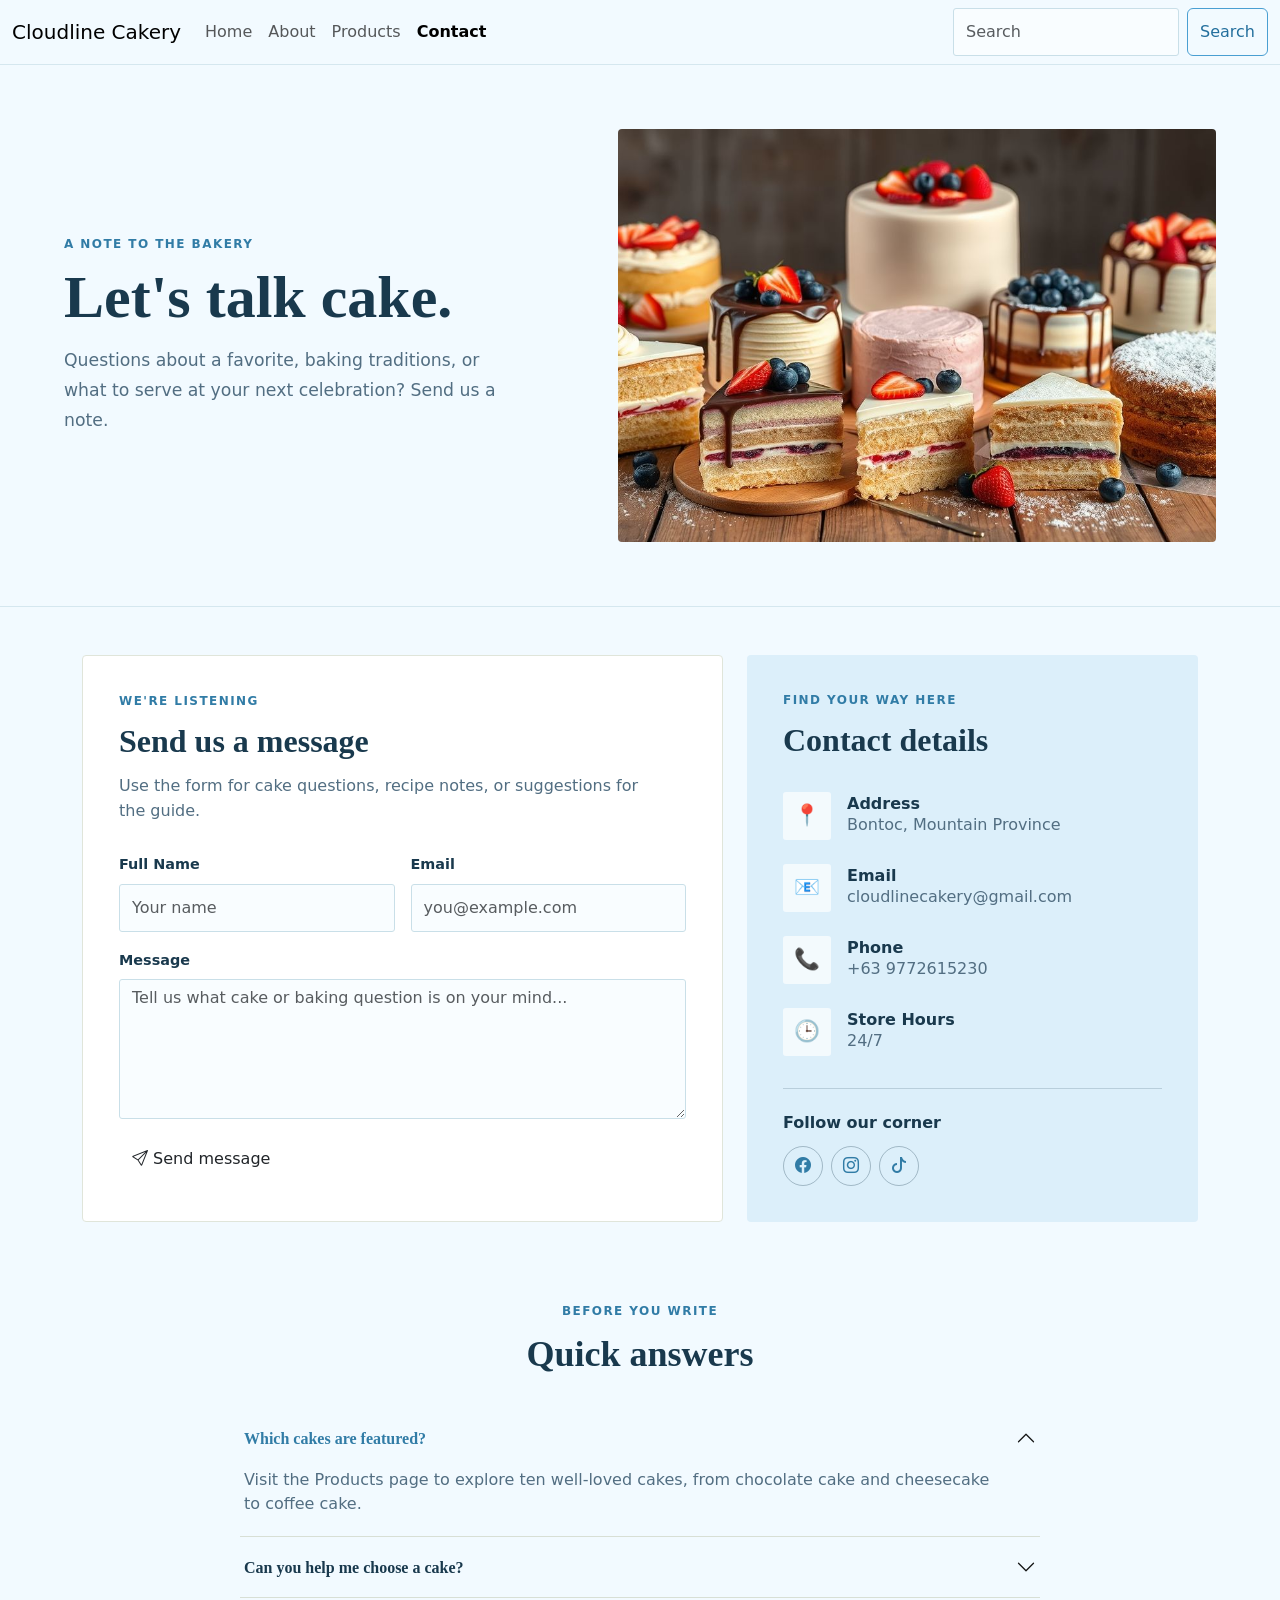
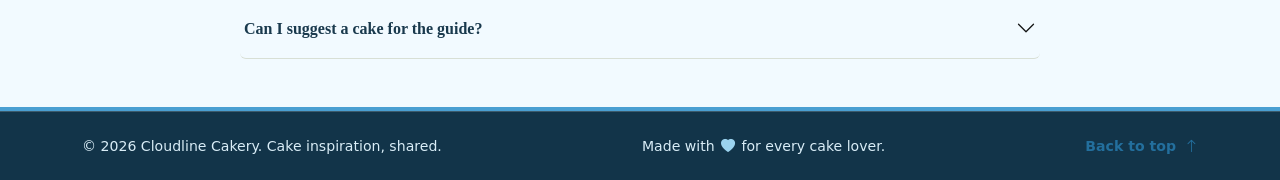
<file: contact.html>
<!doctype html>
<html lang="en">
<head>
    <meta charset="utf-8">
    <meta name="viewport" content="width=device-width, initial-scale=1">
    <title>Contact | Cloudline Cakery</title>
    <link rel="stylesheet" href="css/css.css">
    <link rel="stylesheet" href="https://cdn.jsdelivr.net/npm/bootstrap-icons@1.11.3/font/bootstrap-icons.min.css">
    <link href="https://cdn.jsdelivr.net/npm/bootstrap@5.3.0-alpha3/dist/css/bootstrap.min.css" rel="stylesheet" integrity="sha384-KK94CHFLLe+nY2dmCWGMq91rCGa5gtU4mk92HdvYe+M/SXH301p5ILy+dN9+nJOZ" crossorigin="anonymous">
</head>

<body id="top" class="contact-page">
    <!-- start of navigation ------------------>
    <section>
        <nav class="navbar navbar-expand-lg bg-success-subtle">
            <div class="container-fluid">
                <a class="navbar-brand" href="index.html">Cloudline Cakery</a>
                <button class="navbar-toggler" type="button" data-bs-toggle="collapse" data-bs-target="#navbarSupportedContent" aria-controls="navbarSupportedContent" aria-expanded="false" aria-label="Toggle navigation">
                    <span class="navbar-toggler-icon"></span>
                </button>
                <div class="collapse navbar-collapse" id="navbarSupportedContent">
                    <ul class="navbar-nav me-auto mb-2 mb-lg-0">
                        <li class="nav-item"><a class="nav-link" href="index.html">Home</a></li>
                        <li class="nav-item"><a class="nav-link" href="about.html">About</a></li>
                        <li class="nav-item"><a class="nav-link" href="products.html">Products</a></li>
                        <li class="nav-item"><a class="nav-link active fw-semibold" aria-current="page" href="contact.html">Contact</a></li>
                    </ul>
                    <form class="d-flex" role="search">
                        <input class="form-control me-2" type="search" placeholder="Search" aria-label="Search">
                        <button class="btn btn-outline-success" type="submit">Search</button>
                    </form>
                </div>
            </div>
        </nav>
    </section>
    <!-- end navigation ---------------------->

    <header class="contact-hero">
        <div class="contact-hero-inner">
            <div class="contact-hero-copy">
                <p class="contact-eyebrow">A NOTE TO THE BAKERY</p>
                <h1>Let's talk cake.</h1>
                <p>Questions about a favorite, baking traditions, or what to serve at your next celebration? Send us a note.</p>
            </div>
            <img class="contact-hero-photo" src="images/hero1.jpg" alt="A spread of cakes for sharing">
        </div>
    </header>

    <!-- contact content ------------------->
    <section class="contact-main container py-5">
        <div class="row g-4 contact-layout">

            <!-- Contact form -->
            <div class="col-lg-7">
                <div class="contact-form-panel">
                    <p class="contact-eyebrow">WE'RE LISTENING</p>
                    <h2>Send us a message</h2>
                    <p class="contact-form-intro">Use the form for cake questions, recipe notes, or suggestions for the guide.</p>

                    <form id="contactForm" class="needs-validation" novalidate>
                        <div class="row g-3">
                            <div class="col-md-6">
                                <label for="fullName" class="form-label fw-semibold">Full Name</label>
                                <input type="text" class="form-control" id="fullName" placeholder="Your name" required>
                                <div class="invalid-feedback">Please enter your name.</div>
                            </div>
                            <div class="col-md-6">
                                <label for="email" class="form-label fw-semibold">Email</label>
                                <input type="email" class="form-control" id="email" placeholder="you@example.com" required>
                                <div class="invalid-feedback">Please enter a valid email.</div>
                            </div>
                            <div class="col-12">
                                <label for="message" class="form-label fw-semibold">Message</label>
                                <textarea class="form-control" id="message" rows="5" placeholder="Tell us what cake or baking question is on your mind..." required></textarea>
                                <div class="invalid-feedback">Please write a message.</div>
                            </div>
                            <div class="col-12">
                                <button type="submit" class="btn contact-submit"><i class="bi bi-send" aria-hidden="true"></i> Send message</button>
                            </div>
                        </div>
                    </form>

                    <div id="formSuccess" class="alert contact-success mt-4 d-none" role="alert">
                        Thank you. Your message is ready. Connect this form to a backend to receive submissions.
                    </div>
                </div>
            </div>

            <!-- Contact info -->
            <div class="col-lg-5">
                <aside class="contact-details">
                <p class="contact-eyebrow">FIND YOUR WAY HERE</p>
                <h2>Contact details</h2>

                <!-- Replace the placeholder details below with your real ones -->
                <div class="d-flex align-items-center gap-3 mb-4">
                    <div class="info-icon rounded-circle d-flex align-items-center justify-content-center">📍</div>
                    <div>
                        <h6 class="fw-bold mb-0">Address</h6>
                        <span class="text-secondary">Bontoc, Mountain Province</span>
                    </div>
                </div>

                <div class="d-flex align-items-center gap-3 mb-4">
                    <div class="info-icon rounded-circle d-flex align-items-center justify-content-center">📧</div>
                    <div>
                        <h6 class="fw-bold mb-0">Email</h6>
                        <span class="text-secondary">cloudlinecakery@gmail.com</span>
                    </div>
                </div>

                <div class="d-flex align-items-center gap-3 mb-4">
                    <div class="info-icon rounded-circle d-flex align-items-center justify-content-center">📞</div>
                    <div>
                        <h6 class="fw-bold mb-0">Phone</h6>
                        <span class="text-secondary">+63 9772615230</span>
                    </div>
                </div>

                <div class="d-flex align-items-center gap-3 mb-4">
                    <div class="info-icon rounded-circle d-flex align-items-center justify-content-center">🕒</div>
                    <div>
                        <h6 class="fw-bold mb-0">Store Hours</h6>
                        <span class="text-secondary">24/7</span>
                    </div>
                </div>

                <div class="contact-social">
                    <h3>Follow our corner</h3>
                    <div class="d-flex flex-wrap gap-2">
                        <a href="#" aria-label="Facebook"><i class="bi bi-facebook"></i></a>
                        <a href="#" aria-label="Instagram"><i class="bi bi-instagram"></i></a>
                        <a href="#" aria-label="TikTok"><i class="bi bi-tiktok"></i></a>
                    </div>
                </div>
                </aside>
            </div>

        </div>
    </section>

    <!-- FAQ ------------------------------->
    <section class="contact-faq container pb-5">
        <div class="text-center mb-4">
            <p class="contact-eyebrow">BEFORE YOU WRITE</p>
            <h2>Quick answers</h2>
        </div>
        <div class="accordion mx-auto" id="faqAccordion" style="max-width: 800px;">
            <div class="accordion-item">
                <h2 class="accordion-header">
                    <button class="accordion-button" type="button" data-bs-toggle="collapse" data-bs-target="#faq1" aria-expanded="true" aria-controls="faq1">
                        Which cakes are featured?
                    </button>
                </h2>
                <div id="faq1" class="accordion-collapse collapse show" data-bs-parent="#faqAccordion">
                    <div class="accordion-body text-secondary">Visit the Products page to explore ten well-loved cakes, from chocolate cake and cheesecake to coffee cake.</div>
                </div>
            </div>
            <div class="accordion-item">
                <h2 class="accordion-header">
                    <button class="accordion-button collapsed" type="button" data-bs-toggle="collapse" data-bs-target="#faq2" aria-expanded="false" aria-controls="faq2">
                        Can you help me choose a cake?
                    </button>
                </h2>
                <div id="faq2" class="accordion-collapse collapse" data-bs-parent="#faqAccordion">
                    <div class="accordion-body text-secondary">Tell us about the occasion and flavors you enjoy, and we can point you toward a cake style to consider.</div>
                </div>
            </div>
            <div class="accordion-item">
                <h2 class="accordion-header">
                    <button class="accordion-button collapsed" type="button" data-bs-toggle="collapse" data-bs-target="#faq3" aria-expanded="false" aria-controls="faq3">
                        Can I suggest a cake for the guide?
                    </button>
                </h2>
                <div id="faq3" class="accordion-collapse collapse" data-bs-parent="#faqAccordion">
                    <div class="accordion-body text-secondary">Absolutely. Send us the cake name and a little about what makes it special to you.</div>
                </div>
            </div>
        </div>
    </section>

    <!-- footer -->
    <footer class="footer mt-0">
        <div class="footer-bottom">
            <div class="container footer-bottom-inner">
                <p>© 2026 Cloudline Cakery. Cake inspiration, shared.</p>
                <p class="footer-credit">Made with <i class="bi bi-heart-fill" aria-label="love"></i> for every cake lover.</p>
                <a href="#top" class="back-to-top">Back to top <i class="bi bi-arrow-up"></i></a>
            </div>
        </div>
    </footer>
    <!-- end footer -->

<script src="https://cdn.jsdelivr.net/npm/bootstrap@5.3.0-alpha3/dist/js/bootstrap.bundle.min.js" integrity="sha384-ENjdO4Dr2bkBIFxQpeoTz1HIcje39Wm4jDKdf19U8gI4ddQ3GYNS7NTKfAdVQSZe" crossorigin="anonymous"></script>
<script>
    // Bootstrap form validation
    const form = document.getElementById('contactForm');
    form.addEventListener('submit', function (event) {
        event.preventDefault();
        if (!form.checkValidity()) {
            event.stopPropagation();
            form.classList.add('was-validated');
            return;
        }
        document.getElementById('formSuccess').classList.remove('d-none');
        form.reset();
        form.classList.remove('was-validated');
    });
</script>
</body>
</html>
</file>
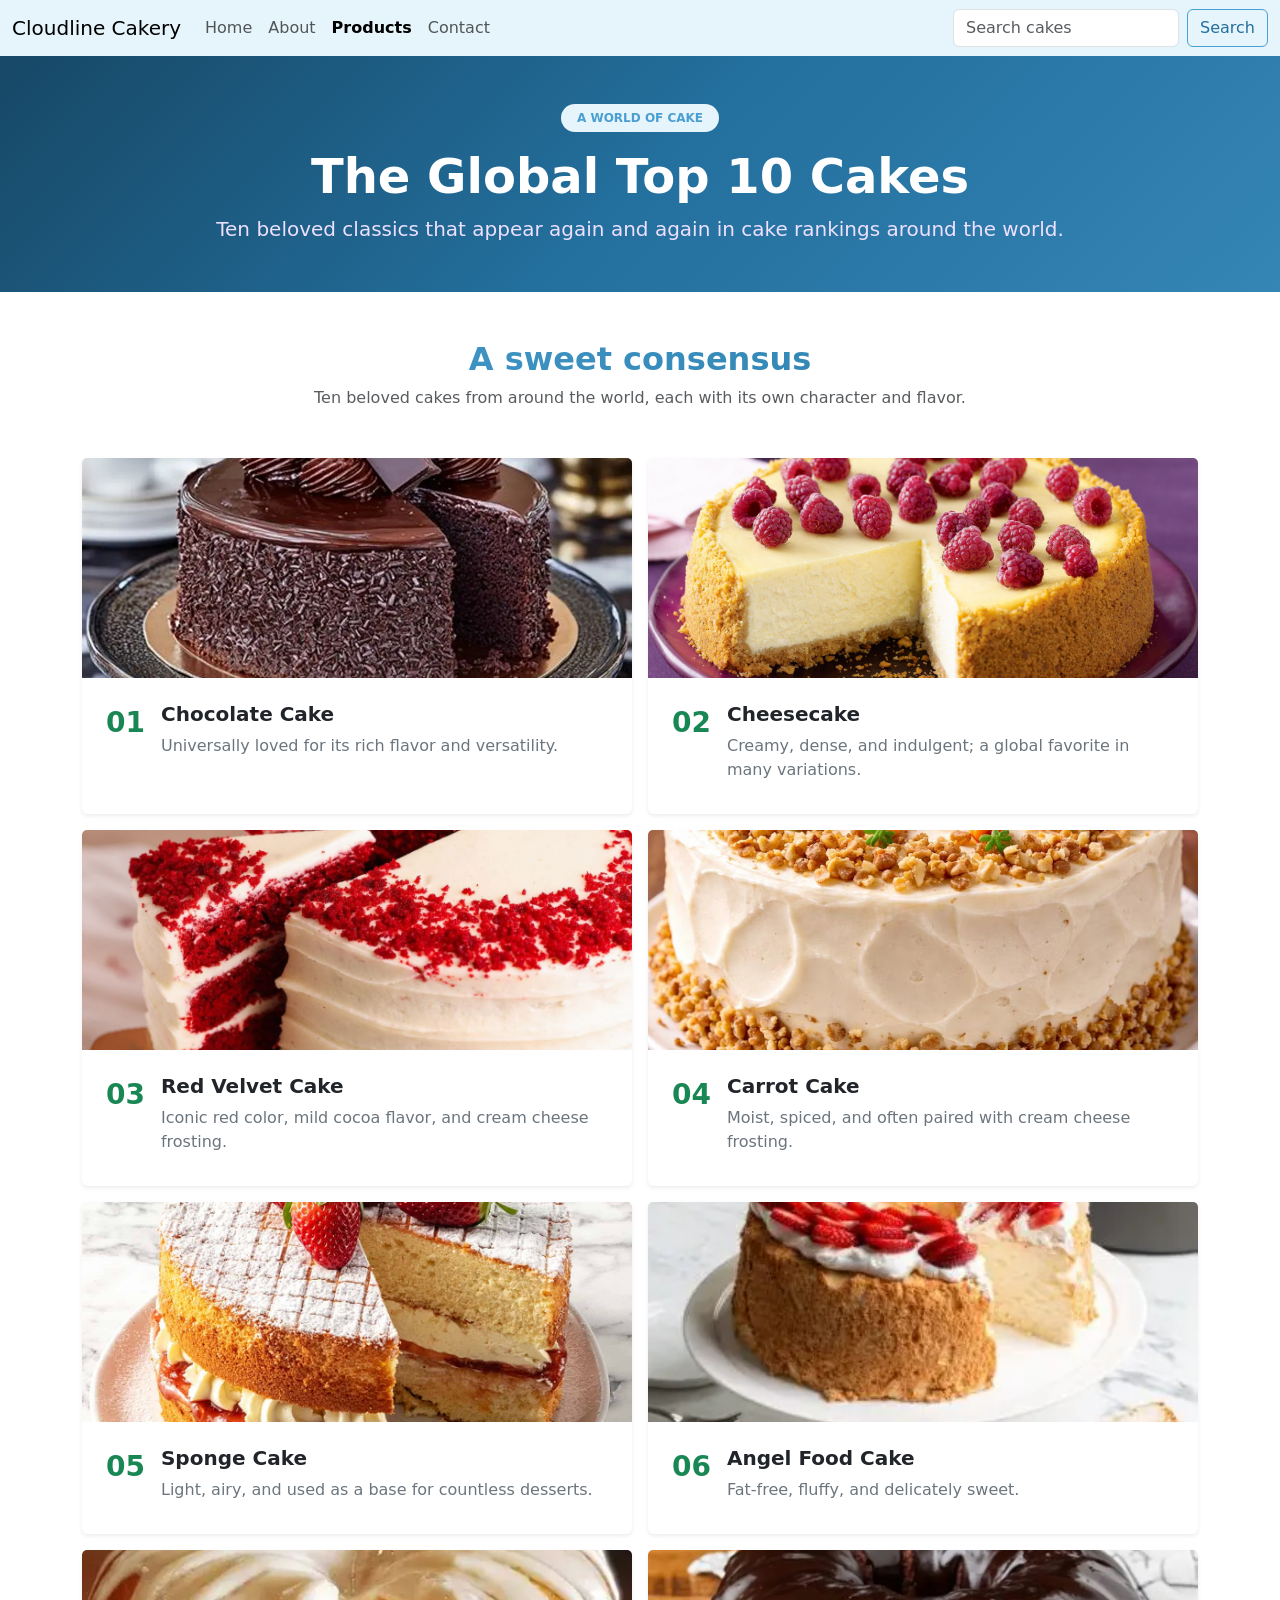
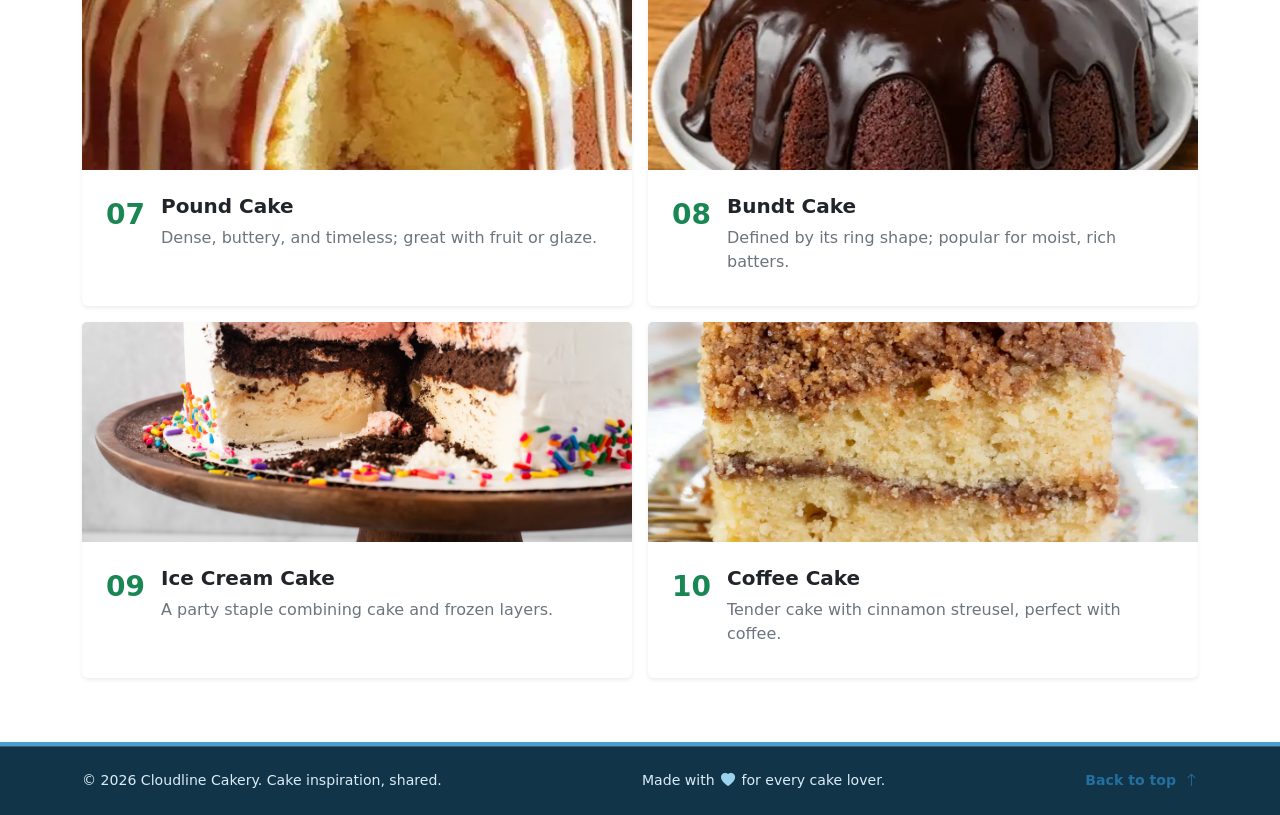
<file: products.html>
<!doctype html>
<html lang="en">
<head>
    <meta charset="utf-8">
    <meta name="viewport" content="width=device-width, initial-scale=1">
    <title>Top 10 Cakes | Cloudline Cakery</title>
    <link rel="stylesheet" href="css/css.css">
    <link rel="stylesheet" href="https://cdn.jsdelivr.net/npm/bootstrap-icons@1.11.3/font/bootstrap-icons.min.css">
    <link href="https://cdn.jsdelivr.net/npm/bootstrap@5.3.0-alpha3/dist/css/bootstrap.min.css" rel="stylesheet" integrity="sha384-KK94CHFLLe+nY2dmCWGMq91rCGa5gtU4mk92HdvYe+M/SXH301p5ILy+dN9+nJOZ" crossorigin="anonymous">
</head>

<body id="top">
    <section>
        <nav class="navbar navbar-expand-lg bg-success-subtle">
            <div class="container-fluid">
                <a class="navbar-brand" href="index.html">Cloudline Cakery</a>
                <button class="navbar-toggler" type="button" data-bs-toggle="collapse" data-bs-target="#navbarSupportedContent" aria-controls="navbarSupportedContent" aria-expanded="false" aria-label="Toggle navigation">
                    <span class="navbar-toggler-icon"></span>
                </button>
                <div class="collapse navbar-collapse" id="navbarSupportedContent">
                    <ul class="navbar-nav me-auto mb-2 mb-lg-0">
                        <li class="nav-item"><a class="nav-link" href="index.html">Home</a></li>
                        <li class="nav-item"><a class="nav-link" href="about.html">About</a></li>
                        <li class="nav-item"><a class="nav-link active fw-semibold" aria-current="page" href="products.html">Products</a></li>
                        <li class="nav-item"><a class="nav-link" href="contact.html">Contact</a></li>
                    </ul>
                    <form class="d-flex" role="search">
                        <input class="form-control me-2" type="search" placeholder="Search cakes" aria-label="Search cakes">
                        <button class="btn btn-outline-success" type="submit">Search</button>
                    </form>
                </div>
            </div>
        </nav>
    </section>

    <section class="page-hero text-center py-5">
        <div class="container">
            <span class="badge rounded-pill px-3 py-2 mb-3" style="background-color: #e6f4fb; color: #4a9fd2; font-weight: 600;">A WORLD OF CAKE</span>
            <h1 class="fw-bold display-5">The Global Top 10 Cakes</h1>
            <p class="lead mb-0" style="color: #eee0ff;">Ten beloved classics that appear again and again in cake rankings around the world.</p>
        </div>
    </section>

    <main class="container py-5">
        <div class="text-center mb-5">
            <h2 class="fw-bold heading-gradient">A sweet consensus</h2>
            <p class="text-muted mb-2">Ten beloved cakes from around the world, each with its own character and flavor.</p>
        </div>

        <ol class="row row-cols-1 row-cols-md-2 g-3 list-unstyled">
            <li class="col">
                <article class="card h-100 border-0 shadow-sm card-hover">
                    <img src="images/chocolate cake.webp" class="card-img-top" alt="Chocolate cake" style="height: 220px; object-fit: cover;">
                    <div class="card-body d-flex gap-3 p-4">
                        <span class="fs-3 fw-bold text-success" aria-hidden="true">01</span>
                        <div><h3 class="h5 fw-bold">Chocolate Cake</h3><p class="text-secondary mb-2">Universally loved for its rich flavor and versatility.</p></div>
                    </div>
                </article>
            </li>
            <li class="col">
                <article class="card h-100 border-0 shadow-sm card-hover">
                    <img src="images/cheese cake.jpeg" class="card-img-top" alt="Cheesecake" style="height: 220px; object-fit: cover;">
                    <div class="card-body d-flex gap-3 p-4">
                        <span class="fs-3 fw-bold text-success" aria-hidden="true">02</span>
                        <div><h3 class="h5 fw-bold">Cheesecake</h3><p class="text-secondary mb-2">Creamy, dense, and indulgent; a global favorite in many variations.</p></div>
                    </div>
                </article>
            </li>
            <li class="col">
                <article class="card h-100 border-0 shadow-sm card-hover">
                    <img src="images/red velvet cake.webp" class="card-img-top" alt="Red velvet cake" style="height: 220px; object-fit: cover;">
                    <div class="card-body d-flex gap-3 p-4">
                        <span class="fs-3 fw-bold text-success" aria-hidden="true">03</span>
                        <div><h3 class="h5 fw-bold">Red Velvet Cake</h3><p class="text-secondary mb-2">Iconic red color, mild cocoa flavor, and cream cheese frosting.</p></div>
                    </div>
                </article>
            </li>
            <li class="col">
                <article class="card h-100 border-0 shadow-sm card-hover">
                    <img src="images/carrot cake.avif" class="card-img-top" alt="Carrot cake" style="height: 220px; object-fit: cover;">
                    <div class="card-body d-flex gap-3 p-4">
                        <span class="fs-3 fw-bold text-success" aria-hidden="true">04</span>
                        <div><h3 class="h5 fw-bold">Carrot Cake</h3><p class="text-secondary mb-2">Moist, spiced, and often paired with cream cheese frosting.</p></div>
                    </div>
                </article>
            </li>
            <li class="col">
                <article class="card h-100 border-0 shadow-sm card-hover">
                    <img src="images/Sponge Cake.jpg" class="card-img-top" alt="Sponge cake" style="height: 220px; object-fit: cover;">
                    <div class="card-body d-flex gap-3 p-4">
                        <span class="fs-3 fw-bold text-success" aria-hidden="true">05</span>
                        <div><h3 class="h5 fw-bold">Sponge Cake</h3><p class="text-secondary mb-2">Light, airy, and used as a base for countless desserts.</p></div>
                    </div>
                </article>
            </li>
            <li class="col">
                <article class="card h-100 border-0 shadow-sm card-hover">
                    <img src="images/Angel Food Cake.webp" class="card-img-top" alt="Angel food cake" style="height: 220px; object-fit: cover;">
                    <div class="card-body d-flex gap-3 p-4">
                        <span class="fs-3 fw-bold text-success" aria-hidden="true">06</span>
                        <div><h3 class="h5 fw-bold">Angel Food Cake</h3><p class="text-secondary mb-2">Fat-free, fluffy, and delicately sweet.</p></div>
                    </div>
                </article>
            </li>
            <li class="col">
                <article class="card h-100 border-0 shadow-sm card-hover">
                    <img src="images/Pound Cake.webp" class="card-img-top" alt="Pound cake" style="height: 220px; object-fit: cover;">
                    <div class="card-body d-flex gap-3 p-4">
                        <span class="fs-3 fw-bold text-success" aria-hidden="true">07</span>
                        <div><h3 class="h5 fw-bold">Pound Cake</h3><p class="text-secondary mb-2">Dense, buttery, and timeless; great with fruit or glaze.</p></div>
                    </div>
                </article>
            </li>
            <li class="col">
                <article class="card h-100 border-0 shadow-sm card-hover">
                    <img src="images/Bundt Cake.webp" class="card-img-top" alt="Bundt cake" style="height: 220px; object-fit: cover;">
                    <div class="card-body d-flex gap-3 p-4">
                        <span class="fs-3 fw-bold text-success" aria-hidden="true">08</span>
                        <div><h3 class="h5 fw-bold">Bundt Cake</h3><p class="text-secondary mb-2">Defined by its ring shape; popular for moist, rich batters.</p></div>
                    </div>
                </article>
            </li>
            <li class="col">
                <article class="card h-100 border-0 shadow-sm card-hover">
                    <img src="images/Ice Cream Cake.jpg" class="card-img-top" alt="Ice cream cake" style="height: 220px; object-fit: cover;">
                    <div class="card-body d-flex gap-3 p-4">
                        <span class="fs-3 fw-bold text-success" aria-hidden="true">09</span>
                        <div><h3 class="h5 fw-bold">Ice Cream Cake</h3><p class="text-secondary mb-2">A party staple combining cake and frozen layers.</p></div>
                    </div>
                </article>
            </li>
            <li class="col">
                <article class="card h-100 border-0 shadow-sm card-hover">
                    <img src="images/Coffee Cake.webp" class="card-img-top" alt="Coffee cake" style="height: 220px; object-fit: cover;">
                    <div class="card-body d-flex gap-3 p-4">
                        <span class="fs-3 fw-bold text-success" aria-hidden="true">10</span>
                        <div><h3 class="h5 fw-bold">Coffee Cake</h3><p class="text-secondary mb-2">Tender cake with cinnamon streusel, perfect with coffee.</p></div>
                    </div>
                </article>
            </li>
        </ol>
    </main>

    <footer class="footer mt-0">
        <div class="footer-bottom">
            <div class="container footer-bottom-inner">
                <p>© 2026 Cloudline Cakery. Cake inspiration, shared.</p>
                <p class="footer-credit">Made with <i class="bi bi-heart-fill" aria-label="love"></i> for every cake lover.</p>
                <a href="#top" class="back-to-top">Back to top <i class="bi bi-arrow-up"></i></a>
            </div>
        </div>
    </footer>

    <script src="https://cdn.jsdelivr.net/npm/bootstrap@5.3.0-alpha3/dist/js/bootstrap.bundle.min.js" integrity="sha384-ENjdO4Dr2bkBIFxQpeoTz1HIcje39Wm4jDKdf19U8gI4ddQ3GYNS7NTKfAdVQSZe" crossorigin="anonymous"></script>
</body>
</html>
</file>
<file: css/css.css>
:root {
    --sky-900: #123449;
    --sky-800: #174866;
    --sky-700: #236f9d;
    --sky-600: #3585b5;
    --sky-500: #4a9fd2;
    --sky-400: #68b5df;
    --sky-300: #9bd3ef;
    --sky-200: #c9e8f7;
    --sky-100: #e6f4fb;
    --sky-50:  #f4fbfe;

    --sky-blue-accent: #84c8eb;
    --sky-blue-deep: #318cbd;
    --neon-glow: 0 0 6px #84c8eb, 0 0 14px #318cbd, 0 0 28px #318cbd;

    --ease: 0.3s ease;
}


/* =====================================================
   2. LAYOUT HELPERS
   ===================================================== */

/* Product grid (home page) */
.product-grid {
    margin: 30px;
    display: grid;
    grid-template-columns: repeat(5, 1fr);
    gap: 20px;
}

.product-grid > * {
    width: 100%;
}

/* Inner-page footers sit flush against the section above */
.footer.mt-0 {
    margin-top: 0;
}


/* =====================================================
   3. TYPOGRAPHY & HEADINGS
   ===================================================== */

/* Gradient text for headings */
.heading-gradient {
    background: linear-gradient(135deg, var(--sky-500), #277ca7);
    -webkit-background-clip: text;
    background-clip: text;
    -webkit-text-fill-color: transparent;
}

/* Gallery heading */
.gallery-badge {
    display: inline-block;
    padding: 8px 16px;
    border-radius: 25px;
    background: #e4f4fc;
    color: var(--sky-600);
    font-weight: bold;
}

.gallery-title {
    color: #266d91;
    font-size: 2.5rem;
    font-weight: bold;
    margin: 12px 0;
}


/* =====================================================
   4. CARDS
   ===================================================== */

/* Product, review and about cards share one hover motion */
.card-hover,
.review-card {
    border-radius: 1rem;
}

.card-hover {
    transition: transform var(--ease), filter var(--ease), outline-color var(--ease);
}

.card-hover:hover {
    transform: translateY(-6px);
}

.review-card {
    transition: transform var(--ease), filter var(--ease), outline-color var(--ease);
}

.review-card:hover {
    transform: translateY(-5px);
}

/* Gallery cards */
.gallery-card {
    height: 100%;
    overflow: hidden;
    border-radius: 18px;
    background: #fff;
    border: 1px solid #bddff0;
    box-shadow: 0 6px 18px #266d9120;
    transition: transform var(--ease), filter var(--ease), outline-color var(--ease),
                box-shadow var(--ease), border-color var(--ease);
}

.gallery-card:hover {
    transform: translateY(-8px);
    box-shadow: 0 12px 25px #266d9140;
    border-color: var(--sky-400);
}

.gallery-card img {
    width: 100%;
    height: 250px;
    object-fit: cover;
    display: block;
    transition: 0.4s ease;
}

.gallery-card:hover img {
    transform: scale(1.06);
}

.gallery-caption {
    padding: 18px 12px;
    text-align: center;
    color: #225d7f;
    background: linear-gradient(135deg, var(--sky-50), var(--sky-200));
}

.gallery-caption h5 {
    font-weight: bold;
    margin-bottom: 8px;
}

.gallery-caption p {
    color: #52748a;
    font-size: 14px;
    margin: 0;
}


/* =====================================================
   5. BUTTONS, NAVBAR & FORMS
   ===================================================== */

.btn {
    transition: all var(--ease);
}

/* Navbar */
.navbar .nav-link,
.navbar .navbar-brand {
    transition: color var(--ease), text-shadow var(--ease);
}

.navbar.bg-success-subtle {
    background-color: #e6f4fb !important;
}

.navbar.bg-success-subtle .btn-outline-success {
    color: #236f9d;
    border-color: #4a9fd2;
}

/* Form fields */
.form-control:focus,
.form-select:focus {
    border-color: var(--sky-blue-accent);
    box-shadow: 0 0 6px var(--sky-blue-accent), 0 0 14px rgba(49, 140, 189, 0.6);
}


/* =====================================================
   6. HERO BANNERS & ICONS
   ===================================================== */

/* Sky blue banner (top of inner pages and call-to-action) */
.page-hero {
    background: linear-gradient(135deg, var(--sky-800), var(--sky-700), var(--sky-600));
    color: #fff;
}

/* About page: "Why Cake Lovers Visit" icons */
.value-icon {
    width: 64px;
    height: 64px;
    font-size: 1.8rem;
    background: var(--sky-100);
}

/* Contact page: info icons */
.info-icon {
    width: 48px;
    height: 48px;
    font-size: 1.3rem;
    background: var(--sky-100);
    flex-shrink: 0;
}

.value-icon,
.info-icon {
    transition: box-shadow var(--ease), transform var(--ease);
}


/* =====================================================
   7. FOOTER
   ===================================================== */

.footer {
    position: relative;
    overflow: hidden;
    background:
        radial-gradient(ellipse at 12% 0%, rgba(49, 140, 189, 0.2), transparent 42%),
        linear-gradient(135deg, #102d40, #174158 58%, #1c5570);
    color: #fff;
    margin-top: 40px;
}

.footer-main {
    padding-top: 4.5rem;
    padding-bottom: 3.5rem;
}

.footer-brand-name {
    margin-bottom: 1rem;
    color: #fff;
    font-size: clamp(1.7rem, 3vw, 2.15rem);
    font-weight: 800;
    letter-spacing: -0.04em;
}

.footer-brand-name span {
    color: #94d1ee;
}

.footer-description {
    max-width: 390px;
    margin-bottom: 1.5rem;
    color: #c3dfec;
    line-height: 1.8;
}

.footer-shop-link {
    display: inline-flex;
    align-items: center;
    gap: 0.6rem;
    padding: 0.7rem 1rem;
    border: 1px solid rgba(148, 209, 238, 0.45);
    border-radius: 999px;
    color: #e0f3fa !important;
    font-size: 0.9rem;
    font-weight: 600;
}

.footer-heading {
    margin: 0 0 1.15rem;
    color: #fff;
    font-size: 0.82rem;
    font-weight: 700;
    letter-spacing: 0.12em;
    text-transform: uppercase;
}

.footer-list {
    display: grid;
    gap: 0.8rem;
    margin: 0;
    padding: 0;
    list-style: none;
}

.footer a {
    color: #b6d1df;
    text-decoration: none;
    transition: color var(--ease), background-color var(--ease), border-color var(--ease);
}

.footer-contact-copy {
    margin-bottom: 1.1rem;
    color: #b6d1df;
    line-height: 1.7;
}

.footer-contact-link {
    display: inline-flex;
    align-items: center;
    gap: 0.55rem;
    color: #9fd7f0 !important;
    font-weight: 600;
}

.footer-bottom {
    border-top: 1px solid rgba(148, 209, 238, 0.18);
    background: rgba(10, 0, 18, 0.28);
}

.footer-bottom p {
    margin: 0;
    color: #a5c0ce;
    font-size: 0.88rem;
}

.footer-bottom-inner {
    display: flex;
    min-height: 68px;
    align-items: center;
    justify-content: space-between;
    gap: 1rem;
}

.footer-credit {
    display: inline-flex;
    align-items: center;
    gap: 0.4rem;
}

.footer-credit i {
    color: #94d1ee;
}

.back-to-top {
    display: inline-flex;
    align-items: center;
    gap: 0.5rem;
    color: #9fd7f0 !important;
    font-size: 0.88rem;
    font-weight: 600;
}

/* =====================================================
   8. SKY BLUE HOVER EFFECTS
   (drop-shadow + outline are used on cards because the
   cards have inline box-shadow/border-color rules that a
   normal hover can't override)
   ===================================================== */

/* Cards: neon ring + glow */
.card-hover,
.review-card,
.gallery-card {
    outline: 2px solid transparent;
    outline-offset: 2px;
}

.card-hover:hover,
.review-card:hover,
.gallery-card:hover {
    outline-color: var(--sky-blue-accent);
    filter: drop-shadow(0 0 8px var(--sky-blue-accent)) drop-shadow(0 0 22px var(--sky-blue-deep));
}

/* Buttons: neon fill and glow */
.btn-primary:hover,
.btn-outline-primary:hover {
    background-color: var(--sky-blue-deep) !important;
    border-color: var(--sky-blue-accent) !important;
    color: #fff !important;
    box-shadow: var(--neon-glow);
    text-shadow: 0 0 6px #fff;
}

.btn-outline-success:hover,
.btn-outline-light:hover,
.btn-light:hover {
    background-color: transparent !important;
    border-color: var(--sky-blue-accent) !important;
    color: #fff !important;
    box-shadow: var(--neon-glow);
    text-shadow: 0 0 6px #fff;
}

/* Navbar links: neon text glow */
.navbar .nav-link:hover,
.navbar .navbar-brand:hover {
    color: var(--sky-blue-deep) !important;
    text-shadow: 0 0 6px var(--sky-blue-accent), 0 0 14px var(--sky-blue-accent);
}

/* Footer links: neon text glow */
.footer a:hover {
    color: #fff;
}

.footer-shop-link:hover {
    border-color: #94d1ee;
    background: rgba(148, 209, 238, 0.12);
}

.footer-contact-link:hover,
.back-to-top:hover {
    color: #fff !important;
}

/* Icons: grow and glow */
.value-icon:hover,
.info-icon:hover {
    transform: scale(1.1);
    box-shadow: var(--neon-glow);
}

/* Contact page */
.contact-page {
    --contact-ink: #19394d;
    --contact-muted: #526e82;
    --contact-blue: #317ca6;
    --contact-pale-blue: #dceffa;
    --contact-cream: #f2faff;
    background: var(--contact-cream);
    color: var(--contact-ink);
}

.contact-page .navbar {
    background: #f2faff !important;
    border-bottom: 1px solid #d5e7ef;
}

.contact-hero {
    background: var(--contact-cream);
    border-bottom: 1px solid #d5e7ef;
}

.contact-hero-inner {
    display: grid;
    grid-template-columns: 0.9fr 1.1fr;
    align-items: center;
    gap: 4rem;
    max-width: 1200px;
    margin: 0 auto;
    padding: 4rem 1.5rem;
}

.contact-eyebrow {
    margin: 0 0 0.8rem;
    color: var(--contact-blue);
    font-size: 0.75rem;
    font-weight: 800;
    letter-spacing: 0.12em;
    text-transform: uppercase;
}

.contact-hero-copy h1 {
    max-width: 520px;
    margin: 0 0 1rem;
    color: var(--contact-ink);
    font-family: Georgia, 'Times New Roman', serif;
    font-size: 3.75rem;
    font-weight: 700;
    line-height: 1.05;
}

.contact-hero-copy > p:last-child {
    max-width: 440px;
    margin: 0;
    color: var(--contact-muted);
    font-size: 1.08rem;
    line-height: 1.75;
}

.contact-hero-photo {
    display: block;
    width: 100%;
    aspect-ratio: 1.45;
    border-radius: 4px;
    object-fit: cover;
}

.contact-main {
    padding-top: 4rem !important;
    padding-bottom: 4rem !important;
}

.contact-layout {
    align-items: stretch;
}

.contact-form-panel {
    height: 100%;
    padding: 2.25rem;
    background: #fff;
    border: 1px solid #e0e5da;
    border-radius: 4px;
}

.contact-form-panel h2,
.contact-details h2,
.contact-faq h2 {
    margin: 0;
    color: var(--contact-ink);
    font-family: Georgia, 'Times New Roman', serif;
    font-size: 2rem;
    font-weight: 700;
}

.contact-form-intro {
    max-width: 540px;
    margin: 0.75rem 0 1.75rem;
    color: var(--contact-muted);
    line-height: 1.6;
}

.contact-page .form-label {
    color: var(--contact-ink);
    font-size: 0.9rem;
}

.contact-page .form-control,
.contact-page .form-select {
    min-height: 48px;
    border: 1px solid #c9dfe8;
    border-radius: 3px;
    background-color: #f9fdff;
}

.contact-page textarea.form-control {
    min-height: 140px;
}

.contact-page .form-control:focus,
.contact-page .form-select:focus {
    border-color: var(--contact-blue);
    box-shadow: 0 0 0 3px rgba(49, 124, 166, 0.14);
}

.contact-submit {
    display: inline-flex;
    align-items: center;
    gap: 0.65rem;
    min-height: 48px;
    padding: 0.75rem 1.25rem;
    border: 1px solid var(--contact-blue);
    border-radius: 3px;
    background: var(--contact-blue);
    color: #fff;
    font-weight: 700;
}

.contact-submit:hover {
    border-color: #246a8f;
    background: #246a8f;
    color: #fff;
}

.contact-success {
    border: 1px solid #bedce9;
    border-radius: 3px;
    background: #eaf6fb;
    color: #294b38;
}

.contact-details {
    height: 100%;
    padding: 2.25rem;
    background: var(--contact-pale-blue);
    border-radius: 4px;
}

.contact-details h2 {
    margin-bottom: 2rem;
}

.contact-details .info-icon {
    border-radius: 3px !important;
    background: rgba(255, 255, 255, 0.68);
    color: var(--contact-blue);
}

.contact-details h6 {
    color: var(--contact-ink);
}

.contact-details .text-secondary {
    color: var(--contact-muted) !important;
}

.contact-social {
    margin-top: 2rem;
    padding-top: 1.5rem;
    border-top: 1px solid rgba(25, 57, 77, 0.18);
}

.contact-social h3 {
    margin: 0 0 0.9rem;
    color: var(--contact-ink);
    font-size: 1rem;
    font-weight: 700;
}

.contact-social a {
    display: inline-grid;
    width: 40px;
    height: 40px;
    place-items: center;
    border: 1px solid rgba(25, 57, 77, 0.3);
    border-radius: 50%;
    color: var(--contact-blue);
    text-decoration: none;
}

.contact-social a:hover {
    background: var(--contact-blue);
    color: #fff;
}

.contact-faq {
    padding-top: 2rem;
}

.contact-faq .text-center {
    margin-bottom: 2rem !important;
}

.contact-faq h2 {
    font-size: 2.25rem;
}

.contact-faq .accordion-item {
    border: 0;
    border-bottom: 1px solid #d8dfd5;
    background: transparent;
}

.contact-faq .accordion-button {
    padding: 1.25rem 0.25rem;
    background: transparent;
    color: var(--contact-ink);
    font-weight: 700;
    box-shadow: none;
}

.contact-faq .accordion-button:not(.collapsed) {
    color: var(--contact-blue);
}

.contact-page .contact-faq .accordion-button:not(.collapsed),
.contact-page .contact-faq .accordion-button:focus {
    background-color: transparent;
    box-shadow: none;
}

.contact-faq .accordion-button::after {
    filter: grayscale(1) brightness(0.55);
}

.contact-faq .accordion-body {
    padding: 0 2.5rem 1.25rem 0.25rem;
    color: var(--contact-muted) !important;
}

@media (max-width: 767.98px) {
    .contact-hero-inner {
        grid-template-columns: 1fr;
        gap: 2rem;
        padding: 3rem 1.25rem;
    }

    .contact-hero-copy h1 {
        font-size: 3rem;
    }

    .contact-hero-photo {
        aspect-ratio: 1.25;
    }

    .contact-main {
        padding-top: 2.5rem !important;
        padding-bottom: 2.5rem !important;
    }

    .contact-form-panel,
    .contact-details {
        padding: 1.5rem;
    }
}

/* Shared bakery footer */
.footer {
    margin-top: 3rem;
    border-top: 4px solid #4a9fd2;
    background: linear-gradient(135deg, #e6f4fb, #f4fbfe 58%, #d7edf8);
    color: #123449;
}

.footer-main {
    padding-top: 3.5rem;
    padding-bottom: 3rem;
}

.footer-brand-name {
    color: #123449;
    font-family: Georgia, 'Times New Roman', serif;
    font-size: 2rem;
    letter-spacing: 0;
}

.footer-brand-name span {
    color: #3585b5;
}

.footer-description,
.footer-contact-copy {
    color: #456579;
}

.footer-shop-link {
    padding: 0.7rem 0.9rem;
    border: 1px solid #236f9d;
    border-radius: 3px;
    background: #236f9d;
    color: #fff !important;
}

.footer-heading {
    color: #236f9d;
    letter-spacing: 0.08em;
}

.footer a {
    color: #244f68;
}

.footer-contact-link,
.back-to-top {
    color: #236f9d !important;
}

.footer-bottom {
    border-top: 1px solid rgba(230, 244, 251, 0.2);
    background: #123449;
}

.footer-bottom p {
    color: #d9edf7;
}

.footer-credit i {
    color: #9bd3ef;
}

.footer a:hover {
    color: #123449 !important;
}

.footer .footer-shop-link:hover {
    border-color: #174866;
    background: #174866;
    color: #fff !important;
    box-shadow: none;
    text-shadow: none;
}

.footer .footer-contact-link:hover,
.footer .back-to-top:hover {
    color: #4a9fd2 !important;
}

@media (max-width: 575.98px) {
    .footer-bottom-inner {
        justify-content: center;
        padding-top: 1rem;
        padding-bottom: 1rem;
        text-align: center;
    }

    .footer-bottom-inner > * {
        flex: 1 1 100%;
        justify-content: center;
    }
}
</file>
